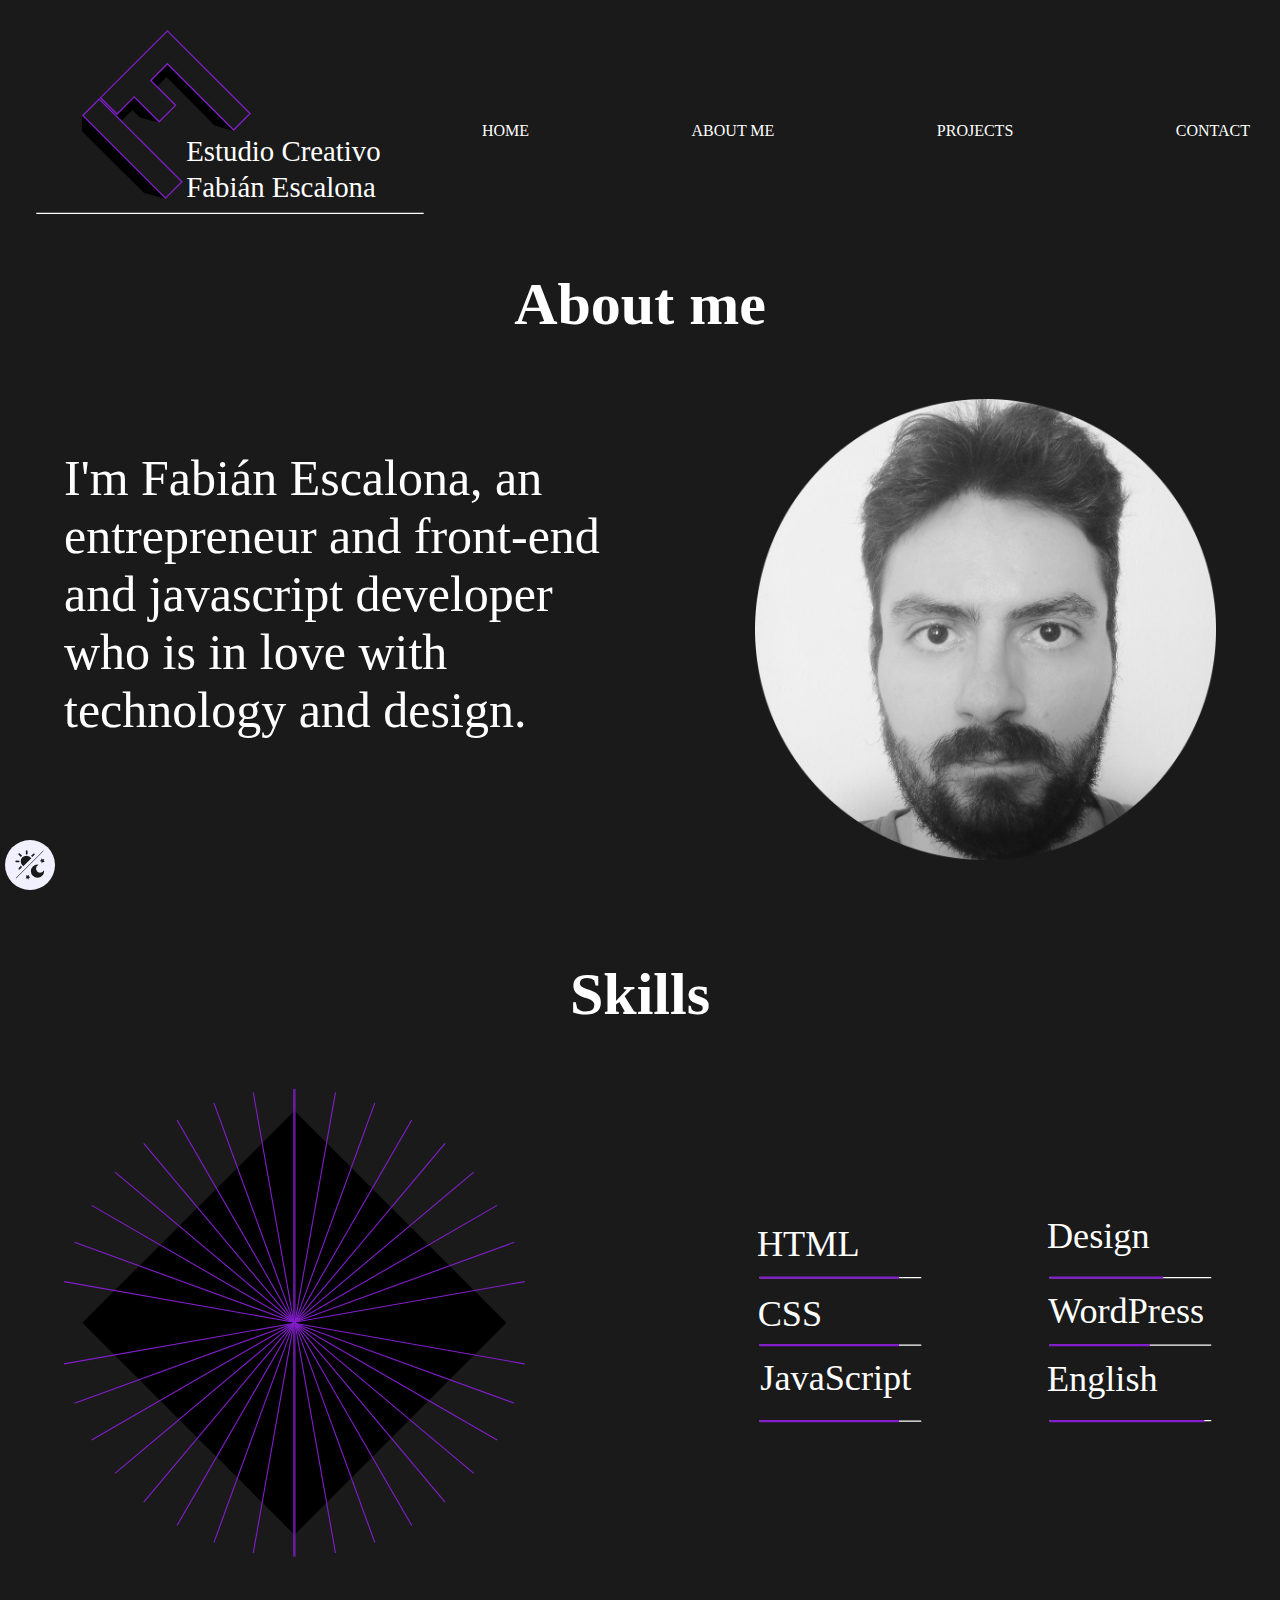
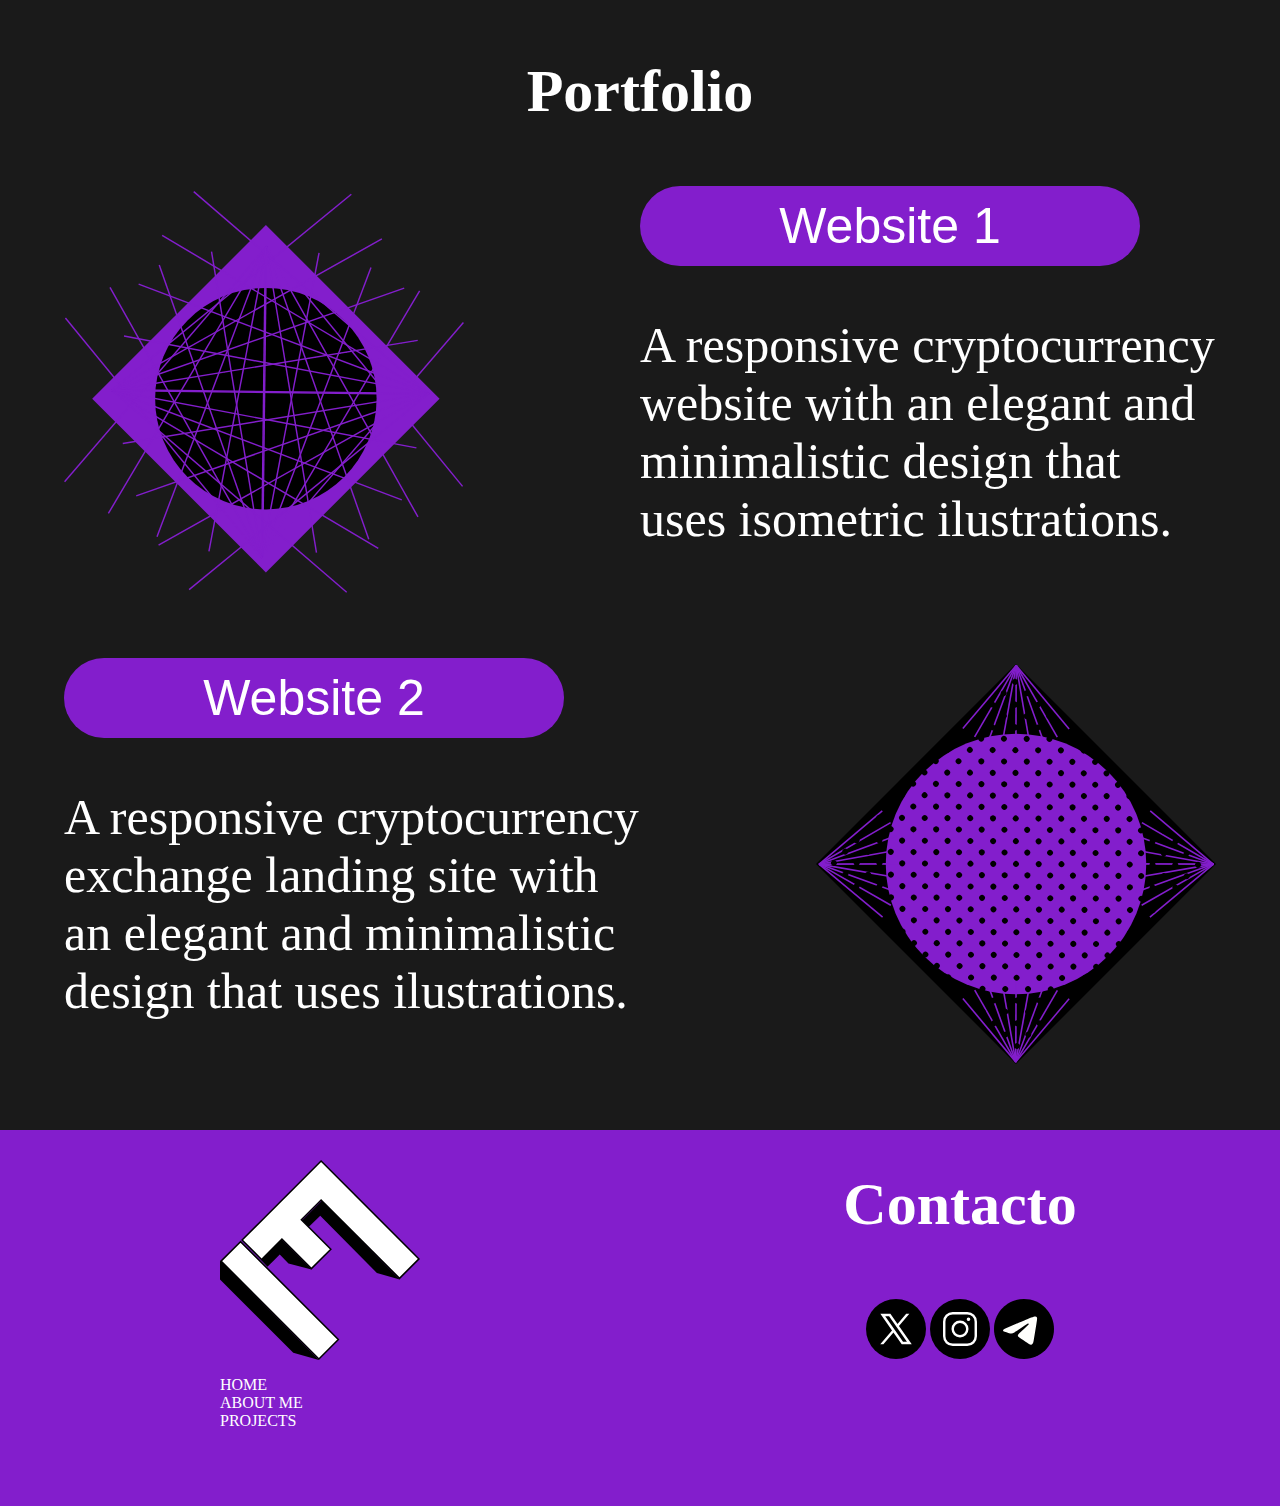
<file: index.html>
<!DOCTYPE html>
<html lang="en">
<head>
    <link rel="icon" type="image/png" href="icons/logo-icon.png">
    <meta charset="UTF-8">
    <meta http-equiv="X-UA-Compatible" content="IE=edge">
    <meta name="viewport" content="width=device-width, initial-scale=1.0">
    <title>Estudio Creativo Fabián Escalona</title>
    <link rel="stylesheet" href="css/style.css">
    <script defer src="js/app.js"></script>
</head>
<body>

<svg class="dark-mode-icon" width="50" version="1.1" viewBox="0 0 71.234 71.234" xml:space="preserve" xmlns="http://www.w3.org/2000/svg">
    <g transform="matrix(1 0 0 .9983 -18.889 -61.88)">
        <g transform="translate(32.745 -51.215)">
            <g transform="translate(-88.167 -10.96)">
                <ellipse class="color_black" cx="109.93" cy="159.84" rx="35.617" ry="35.678" fill="#f0f0ffff" stroke-width="0"/>
                <g class="light_mode_icon" transform="translate(35.972 -32.679)" fill="#1a1a1a">
                    <g class="light_mode_icon" transform="translate(-51.589 13.021)" fill="#1a1a1a">
                        <path d="m119.14 198.62 2.4689-0.16105 1.5323 1.9425 0.60976-2.3978 2.321-0.85706-2.092-1.3209-0.0979-2.4722-1.9027 1.5815-2.3814-0.67085 0.9161 2.2983zm27.278-23.41-2.4689-0.16106-1.5323 1.9425-0.60976-2.3978-2.321-0.85706 2.092-1.3209 0.0979-2.4722 1.9027 1.5815 2.3815-0.67085-0.9161 2.2983zm-10.192 3.738a9.4069 9.4069 0 0 0-9.4072 9.4072 9.4069 9.4069 0 0 0 9.4072 9.4067 9.4069 9.4069 0 0 0 9.4067-9.4067 9.4069 9.4069 0 0 0-0.0822-1.2376 6 6 0 0 1-5.4074 3.3998 6 6 0 0 1-5.9996-6.0002 6 6 0 0 1 3.5181-5.4586 9.4069 9.4069 0 0 0-1.4356-0.11059z" stroke-width="0"/>
                        <path d="m114.23 182.35-1.783-1.6675-3.09 3.304c-0.46199 0.4939-0.4362 1.2633 0.0578 1.7252 0.49396 0.46192 1.2633 0.4362 1.7252-0.0577zm-3.834-6.6098 0.0517-2.4407-4.5227-0.0959c-0.67614-0.0144-1.2319 0.51832-1.2462 1.1945-0.0143 0.67613 0.51832 1.2319 1.1945 1.2462zm2.185-7.7107 1.7124-1.7398-3.224-3.1733c-0.48199-0.4744-1.2517-0.46829-1.7261 0.0137-0.47441 0.48199-0.4683 1.2517 0.0137 1.7261zm7.1527-3.6585 2.4403-0.0664-0.1231-4.5221c-0.0184-0.67604-0.57732-1.2053-1.2533-1.187-0.67604 0.0184-1.2053 0.57732-1.1869 1.2534zm7.3334 2.0692 1.7067 1.7455 3.2345-3.1627c0.48355-0.47281 0.49219-1.2425 0.0194-1.7261-0.47281-0.48355-1.2425-0.49219-1.7261-0.0194zm0.37267 3.4094a8.258 8.258 0 0 0-6.8724-3.683 8.258 8.258 0 0 0-8.2579 8.2579 8.258 8.258 0 0 0 3.6944 6.8611z" stroke-width="0"/>
                        <path class="light_mode_icon" d="m105.85 198.05 38.346-38.346" stroke="#1a1a1a" stroke-linecap="round"/>
                    </g>
                </g>
            </g>
        </g>
    </g>
</svg>

    <nav>
        <svg width="400" version="1.1" viewBox="0 0 176.68 83.913" xmlns="http://www.w3.org/2000/svg">
            <g transform="matrix(1.7081 0 0 1.7081 13.079 69.913)">
             <g transform="matrix(1.25 0 0 1.25 -14.367 -58.206)">
              <g transform="matrix(.27016 0 0 .27016 205.18 63.227)">
               <g transform="translate(-.29687)">
                <g transform="translate(-705.25 -185.8)">
                 <g stroke-width="0">
                  <path d="m1.9725 70.478v12.209l48.982 48.945 17.124 4.9051-65.753-66.344-0.30437 0.30386v-0.06511z"/>
                  <path d="m42.965 55.803-13.715 13.705 4.4307 4.7434 4.7698-4.7042-4.5434-1.2166 4.5434 1.2166 3.4598-3.4128 5.8456 5.9043 15.382 4.1181z"/>
                  <path d="m70.002 30.171-13.202 13.192 4.2649 4.5663 7.9215-7.8133 37.879 38.256 15.233 4.3634z"/>
                 </g>
                 <path class="color_ice_white_and_black" d="m69.574 3.633-52.807 52.768 12.999 12.989 13.607-13.597 19.701 19.686 12.999-12.989-19.701-19.686 13.202-13.192 52.401 52.362 12.999-12.989-52.401-52.362zm-53.898 53.858-12.999 12.989 65.4 65.351 12.999-12.989z" fill="#1a1a1a" stroke="#831ecc" stroke-width=".99963"/>
                </g>
               </g>
              </g>
              <text class="color_black" x="37.397903" y="41.70507" fill="#ffffff" font-family="'Eras Light ITC'" font-size="6.1541px" stroke="#00ffff" stroke-width="0" xml:space="preserve"><tspan x="37.397903" y="41.70507">Estudio Creativo</tspan><tspan x="37.397903" y="49.397644">Fabián Escalona</tspan></text>
              <path class="color_black" d="m5.3681 52.985h82.746" fill="#fff" stroke="#fff" stroke-width=".27016"/>
             </g>
            </g>
        </svg>

        <div class="hamburger">
            <div class="line"></div>
            <div class="line"></div>
            <div class="line"></div>
            <div class="line"></div>
        </div>

        <ul class="nav-links">
            <li><a href="index.html">HOME</a></li>  
            <li><a href="#about-me">ABOUT ME</a></li> 
            <li><a href="#portfolio">PROJECTS</a></li> 
            <li><a href="#contacto">CONTACT</a></li> 
        </ul>

    </nav>

    <section id="about-me" class="about-me">
        <h1>About me</h1>
        <article>
            <p>I'm Fabián Escalona, an entrepreneur and front-end and 
                javascript developer who is in love with technology and design.
            </p>
            <img src="images/IMG_20230826_111015.png" alt="" width="400">
        </article>
    </section>

    <section class="skills">
        <h1>Skills</h1>
        <article>
            <svg width="400" version="1.1" viewBox="0 0 180.85 183.49" xmlns="http://www.w3.org/2000/svg">
                <g transform="matrix(2.3781 0 0 2.3781 -21.186 -600.57)">
                 <rect class="color_gray" transform="rotate(45)" x="214.3" y="147.92" width="49.487" height="49.487" stroke-width="0"/>
                 <g transform="matrix(.92563 0 0 .92563 -6.225 176.75)">
                  <g class="color_black" transform="translate(8.8346 19.323)" fill="#831ecc" stroke="#831ecc">
                   <g transform="matrix(.59592 0 0 .59592 -143.21 -52.423)">
                    <path d="m321.77 262.74-60.57-34.97" stroke-width=".32654"/>
                    <path d="m321.75 262.76-53.577-44.956" stroke-width=".32654"/>
                    <path d="m321.8 262.73-65.721-23.921" stroke-width=".32654"/>
                    <path d="m321.83 262.72-68.877-12.145" stroke-width=".32654"/>
                    <path d="m321.73 262.78-44.956-53.577" stroke-width=".32654"/>
                    <path d="m321.71 262.8s-34.969-60.569-34.969-60.569" stroke-width=".32653"/>
                    <path d="m321.7 262.83s-23.921-65.721-23.921-65.721" stroke-width=".32654"/>
                    <path d="m321.7 262.86-12.144-68.877" stroke-width=".32653"/>
                    <path d="m321.69 262.88v-69.939" stroke-width=".32654"/>
                   </g>
                   <g transform="matrix(-.59592 0 0 .59592 240.39 -52.423)">
                    <path d="m321.77 262.74-60.57-34.97" stroke-width=".32654"/>
                    <path d="m321.75 262.76-53.577-44.956" stroke-width=".32654"/>
                    <path d="m321.8 262.73-65.721-23.921" stroke-width=".32654"/>
                    <path d="m321.83 262.72-68.877-12.145" stroke-width=".32654"/>
                    <path d="m321.73 262.78-44.956-53.577" stroke-width=".32654"/>
                    <path d="m321.71 262.8s-34.969-60.569-34.969-60.569" stroke-width=".32653"/>
                    <path d="m321.7 262.83s-23.921-65.721-23.921-65.721" stroke-width=".32654"/>
                    <path d="m321.7 262.86-12.144-68.877" stroke-width=".32653"/>
                    <path d="m321.69 262.88v-69.939" stroke-width=".32654"/>
                   </g>
                   <g transform="matrix(.59592 0 0 -.59592 -143.21 260.89)">
                    <path d="m321.77 262.74-60.57-34.97" stroke-width=".32654"/>
                    <path d="m321.75 262.76-53.577-44.956" stroke-width=".32654"/>
                    <path d="m321.8 262.73-65.721-23.921" stroke-width=".32654"/>
                    <path d="m321.83 262.72-68.877-12.145" stroke-width=".32654"/>
                    <path d="m321.73 262.78-44.956-53.577" stroke-width=".32654"/>
                    <path d="m321.71 262.8s-34.969-60.569-34.969-60.569" stroke-width=".32653"/>
                    <path d="m321.7 262.83s-23.921-65.721-23.921-65.721" stroke-width=".32654"/>
                    <path d="m321.7 262.86-12.144-68.877" stroke-width=".32653"/>
                    <path d="m321.69 262.88v-69.939" stroke-width=".32654"/>
                   </g>
                   <g transform="matrix(-.59592 0 0 -.59592 240.39 260.89)">
                    <path d="m321.77 262.74-60.57-34.97" stroke-width=".32654"/>
                    <path d="m321.75 262.76-53.577-44.956" stroke-width=".32654"/>
                    <path d="m321.8 262.73-65.721-23.921" stroke-width=".32654"/>
                    <path d="m321.83 262.72-68.877-12.145" stroke-width=".32654"/>
                    <path d="m321.73 262.78-44.956-53.577" stroke-width=".32654"/>
                    <path d="m321.71 262.8s-34.969-60.569-34.969-60.569" stroke-width=".32653"/>
                    <path d="m321.7 262.83s-23.921-65.721-23.921-65.721" stroke-width=".32654"/>
                    <path d="m321.7 262.86-12.144-68.877" stroke-width=".32653"/>
                    <path d="m321.69 262.88v-69.939" stroke-width=".32654"/>
                   </g>
                  </g>
                 </g>
                </g>
            </svg>

            <svg width="400" version="1.1" viewBox="0 0 173.49 78.293" xmlns="http://www.w3.org/2000/svg">
                <g transform="matrix(1.6353 0 0 1.6353 -158.43 -436.17)">
                 <g transform="translate(1.0518 1.0518)">
                  <g transform="matrix(.88727 0 0 .88727 -122.64 127.41)">
                   <path class="color_gray" d="m247.42 171.09h41.955" fill="#fff" stroke="#fff" stroke-width=".34146"/>
                   <path class="color_black" d="m247.42 171.09h36.164" fill="#ffbd39" stroke="#831ecc" stroke-width=".554"/>
                  </g>
                  <g transform="matrix(.88727 0 0 .88727 -122.64 127.87)">
                   <path class="color_gray" d="m247.42 188.1h41.955" fill="none" stroke="#fff" stroke-width=".34146"/>
                   <path class="color_black" d="m247.42 188.1h36.164" fill="#ffbd39" stroke="#831ecc" stroke-width=".554"/>
                  </g>
                  <g transform="matrix(.88727 0 0 .88727 -122.64 126.57)">
                   <path class="color_gray" d="m247.42 209.27h41.955" fill="none" stroke="#fff" stroke-width=".34146"/>
                   <path class="color_black" d="m247.42 209.27h36.164" fill="#ffbd39" stroke="#831ecc" stroke-width=".55377"/>
                  </g>
                  <g transform="matrix(.88727 0 0 .88727 -55.878 127.41)">
                   <path class="color_gray" d="m247.42 171.09h41.955" fill="none" stroke="#fff" stroke-width=".34146"/>
                   <path class="color_black" d="m247.42 171.09h29.482" fill="#ffbd39" stroke="#831ecc" stroke-width=".554"/>
                  </g>
                  <g transform="matrix(.88727 0 0 .88727 -123.82 126.03)">
                   <g transform="translate(76.569 19.088)">
                    <path class="color_gray" d="m247.42 171.09h41.955" fill="none" stroke="#fff" stroke-width=".34146"/>
                    <path class="color_black" d="m247.42 171.09h26.008" fill="#ffbd39" stroke="#831ecc" stroke-width=".554"/>
                   </g>
                  </g>
                  <g>
                   <path class="color_gray" d="m163.65 312.12h37.226" fill="none" stroke="#fff" stroke-width=".30297"/>
                   <path class="color_black" d="m163.65 312.24h35.644" fill="#ffbd39" stroke="#831ecc" stroke-width=".51786"/>
                  </g>
                  <g class="color_black"  fill="#ffffff" font-family="'Eras Light ITC'" font-size="8.343px" stroke="#831ecc" stroke-width="0">
                   <text x="96.277336" y="274.25903" xml:space="preserve"><tspan class="color_black" x="96.277336" y="274.25903" fill="#ffffff" stroke-width="0">HTML</tspan></text>
                   <text x="96.452507" y="290.37781" xml:space="preserve"><tspan class="color_black" x="96.452507" y="290.37781" fill="#ffffff" stroke-width="0">CSS</tspan></text>
                   <text x="97.06356" y="305.15927" xml:space="preserve"><tspan class="color_black" x="97.06356" y="305.15927" fill="#ffffff" stroke-width="0">JavaScript</tspan></text>
                   <text x="163.04234" y="305.28323" xml:space="preserve"><tspan class="color_black" x="163.04234" y="305.28323" fill="#ffffff" stroke-width="0">English</tspan></text>
                   <text x="163.32751" y="289.72836" xml:space="preserve"><tspan class="color_black" x="163.32751" y="289.72836" fill="#ffffff" stroke-width="0">WordPress</tspan></text>
                   <text x="163.04234" y="272.28326" xml:space="preserve"><tspan class="color_black" x="163.04234" y="272.28326" fill="#ffffff" stroke-width="0">Design</tspan></text>
                  </g>
                 </g>
                </g>
               </svg>

        </article>
    </section>

    <section id="portfolio" class="portfolio">
        <h1>Portfolio</h1>
        <article>

            <svg width="400" version="1.1" viewBox="0 0 176.15 176.92" xmlns="http://www.w3.org/2000/svg">
                <g transform="matrix(1.6789 0 0 1.6789 -11.805 -470.88)">
                 <rect class="color_gray" transform="rotate(45)" x="247.02" y="162.19" width="64.43" height="64.43" fill="#831ecc" stroke-width="0"/>
                 <circle class="color_black" cx="59.98" cy="334.91" r="29.045" stroke-width="0"/>
                 <g transform="matrix(-.90049 .73732 .73732 .90049 248.06 -298.39)">
                  <g class="color_gray" transform="rotate(180 384.84 277.48)" fill="#831ecc" stroke="#831ecc">
                   <path d="m321.77 262.74-60.57-34.97" stroke-width=".32654"/>
                   <path d="m321.75 262.76-53.577-44.956" stroke-width=".32654"/>
                   <path d="m321.8 262.73-65.721-23.921" stroke-width=".32654"/>
                   <path d="m321.83 262.72-68.877-12.145" stroke-width=".32654"/>
                   <path d="m321.73 262.78-44.956-53.577" stroke-width=".32654"/>
                   <path d="m321.71 262.8s-34.969-60.569-34.969-60.569" stroke-width=".32653"/>
                   <path d="m321.7 262.83s-23.921-65.721-23.921-65.721" stroke-width=".32654"/>
                   <path d="m321.7 262.86-12.144-68.877" stroke-width=".32653"/>
                   <path d="m321.69 262.88v-69.939" stroke-width=".32654"/>
                  </g>
                 </g>
                 <g transform="matrix(-.73732 -.90049 -.90049 .73732 696.15 521.49)">
                  <g class="color_gray" transform="rotate(180 384.84 277.48)" fill="#831ecc" stroke="#831ecc">
                   <path d="m321.77 262.74-60.57-34.97" stroke-width=".32654"/>
                   <path d="m321.75 262.76-53.577-44.956" stroke-width=".32654"/>
                   <path d="m321.8 262.73-65.721-23.921" stroke-width=".32654"/>
                   <path d="m321.83 262.72-68.877-12.145" stroke-width=".32654"/>
                   <path d="m321.73 262.78-44.956-53.577" stroke-width=".32654"/>
                   <path d="m321.71 262.8s-34.969-60.569-34.969-60.569" stroke-width=".32653"/>
                   <path d="m321.7 262.83s-23.921-65.721-23.921-65.721" stroke-width=".32654"/>
                   <path d="m321.7 262.86-12.144-68.877" stroke-width=".32653"/>
                   <path d="m321.69 262.88v-69.939" stroke-width=".32654"/>
                  </g>
                 </g>
                 <g transform="matrix(.90049 -.73732 -.73732 -.90049 -129.08 970.04)">
                  <g class="color_gray" transform="rotate(180 384.84 277.48)" fill="#831ecc" stroke="#831ecc">
                   <path d="m321.77 262.74-60.57-34.97" stroke-width=".32654"/>
                   <path d="m321.75 262.76-53.577-44.956" stroke-width=".32654"/>
                   <path d="m321.8 262.73-65.721-23.921" stroke-width=".32654"/>
                   <path d="m321.83 262.72-68.877-12.145" stroke-width=".32654"/>
                   <path d="m321.73 262.78-44.956-53.577" stroke-width=".32654"/>
                   <path d="m321.71 262.8s-34.969-60.569-34.969-60.569" stroke-width=".32653"/>
                   <path d="m321.7 262.83s-23.921-65.721-23.921-65.721" stroke-width=".32654"/>
                   <path d="m321.7 262.86-12.144-68.877" stroke-width=".32653"/>
                   <path d="m321.69 262.88v-69.939" stroke-width=".32654"/>
                  </g>
                 </g>
                 <g transform="matrix(.73732 .90049 .90049 -.73732 -573.91 144.81)">
                  <g class="color_gray" transform="rotate(180 384.84 277.48)" fill="#831ecc" stroke="#831ecc">
                   <path d="m321.77 262.74-60.57-34.97" stroke-width=".32654"/>
                   <path d="m321.75 262.76-53.577-44.956" stroke-width=".32654"/>
                   <path d="m321.8 262.73-65.721-23.921" stroke-width=".32654"/>
                   <path d="m321.83 262.72-68.877-12.145" stroke-width=".3265"/>
                   <path d="m321.73 262.78-44.956-53.577" stroke-width=".32654"/>
                   <path d="m321.71 262.8s-34.969-60.569-34.969-60.569" stroke-width=".32653"/>
                   <path d="m321.7 262.83s-23.921-65.721-23.921-65.721" stroke-width=".32654"/>
                   <path d="m321.7 262.86-12.144-68.877" stroke-width=".32653"/>
                   <path d="m321.69 262.88v-69.939" stroke-width=".32654"/>
                  </g>
                 </g>
                </g>
            </svg>

            <div class="boton-articulo">
                <button type="button" onclick = "window.open('NanoVenezuela/index.html')">Website 1</button>
                <p>A responsive cryptocurrency website with
                    an elegant and minimalistic design that
                    uses isometric ilustrations.
                </p>
            </div>
        </article>
    </section>

    <section class="designs">
        <article>
            <div class="boton-articulo">
                <button type="button" onclick = "window.open('Marte/index.html')">Website 2</button>
                <p>A responsive cryptocurrency exchange landing site
                    with an elegant and minimalistic design that
                    uses ilustrations.
                </p>
            </div>

            <svg width="400" version="1.1" viewBox="0 0 173.57 173.57" xmlns="http://www.w3.org/2000/svg">
                <g transform="matrix(1.816 0 0 1.816 -191.35 -960.13)">
                 <rect transform="rotate(45)" x="482.14" y="265.55" width="67.582" height="67.582" stroke-width="0"/>
                 <circle class="color_gray" cx="153.16" cy="576.48" r="31.122" fill="#831ecc" stroke-width="0"/>
                 <g transform="matrix(.21753 -.18117 -.18117 -.21753 49.851 685.42)">
                  <g transform="rotate(180 384.84 277.48)">
                   <g transform="translate(293.02 356.76)">
                    <g transform="translate(61.958 -51.603)">
                     <g transform="translate(-4.8811 -15.139)">
                      <g class="color_gray" transform="translate(-321.66 68.386)" fill="#831ecc" stroke="#831ecc" stroke-width="1.3423">
                       <path d="m321.77 262.74-60.57-34.97"/>
                       <path d="m321.75 262.76-53.577-44.956"/>
                       <path d="m321.8 262.73-65.721-23.921"/>
                       <path d="m321.83 262.72-68.877-12.145"/>
                       <path d="m321.73 262.78-44.956-53.577"/>
                       <path d="m321.71 262.8s-34.969-60.569-34.969-60.569"/>
                       <path d="m321.7 262.83s-23.921-65.721-23.921-65.721"/>
                       <path d="m321.7 262.86-12.144-68.877"/>
                       <path d="m321.69 262.88v-69.939"/>
                      </g>
                     </g>
                    </g>
                   </g>
                  </g>
                 </g>
                 <g transform="matrix(-.21753 .18117 .18117 .21753 256.46 467.42)">
                  <g transform="rotate(180 384.84 277.48)">
                   <g transform="translate(293.02 356.76)">
                    <g transform="translate(61.958 -51.603)">
                     <g transform="translate(-4.8811 -15.139)">
                      <g class="color_gray" transform="translate(-321.66 68.386)" fill="#831ecc" stroke="#831ecc" stroke-width="1.3423">
                       <path d="m321.77 262.74-60.57-34.97"/>
                       <path d="m321.75 262.76-53.577-44.956"/>
                       <path d="m321.8 262.73-65.721-23.921"/>
                       <path d="m321.83 262.72-68.877-12.145"/>
                       <path d="m321.73 262.78-44.956-53.577"/>
                       <path d="m321.71 262.8s-34.969-60.569-34.969-60.569"/>
                       <path d="m321.7 262.83s-23.921-65.721-23.921-65.721"/>
                       <path d="m321.7 262.86-12.144-68.877"/>
                       <path d="m321.69 262.88v-69.939"/>
                      </g>
                     </g>
                    </g>
                   </g>
                  </g>
                 </g>
                 <g transform="matrix(-.18117 -.21753 -.21753 .18117 261.95 679.79)">
                  <g transform="rotate(180 384.84 277.48)">
                   <g transform="translate(293.02 356.76)">
                    <g transform="translate(61.958 -51.603)">
                     <g transform="translate(-4.8811 -15.139)">
                      <g class="color_gray" transform="translate(-321.66 68.386)" fill="#831ecc" stroke="#831ecc" stroke-width="1.3423">
                       <path d="m321.77 262.74-60.57-34.97"/>
                       <path d="m321.75 262.76-53.577-44.956"/>
                       <path d="m321.8 262.73-65.721-23.921"/>
                       <path d="m321.83 262.72-68.877-12.145"/>
                       <path d="m321.73 262.78-44.956-53.577"/>
                       <path d="m321.71 262.8s-34.969-60.569-34.969-60.569"/>
                       <path d="m321.7 262.83s-23.921-65.721-23.921-65.721"/>
                       <path d="m321.7 262.86-12.144-68.877"/>
                       <path d="m321.69 262.88v-69.939"/>
                      </g>
                     </g>
                    </g>
                   </g>
                  </g>
                 </g>
                 <g transform="matrix(.18117 -.21753 .21753 .18117 44.49 679.79)">
                  <g transform="rotate(180 384.84 277.48)">
                   <g transform="translate(293.02 356.76)">
                    <g transform="translate(61.958 -51.603)">
                     <g transform="translate(-4.8811 -15.139)">
                      <g class="color_gray" transform="translate(-321.66 68.386)" fill="#831ecc" stroke="#831ecc" stroke-width="1.3423">
                       <path d="m321.77 262.74-60.57-34.97"/>
                       <path d="m321.75 262.76-53.577-44.956"/>
                       <path d="m321.8 262.73-65.721-23.921"/>
                       <path d="m321.83 262.72-68.877-12.145"/>
                       <path d="m321.73 262.78-44.956-53.577"/>
                       <path d="m321.71 262.8s-34.969-60.569-34.969-60.569"/>
                       <path d="m321.7 262.83s-23.921-65.721-23.921-65.721"/>
                       <path d="m321.7 262.86-12.144-68.877"/>
                       <path d="m321.69 262.88v-69.939"/>
                      </g>
                     </g>
                    </g>
                   </g>
                  </g>
                 </g>
                 <g transform="matrix(.26916 .26916 -.26916 .26916 260.62 351.71)" stroke-width="0">
                  <circle cx="136.69" cy="536.81" r="1.8279"/>
                  <circle cx="146.84" cy="536.81" r="1.8279"/>
                  <circle cx="157" cy="536.81" r="1.8279"/>
                  <circle cx="167.15" cy="536.81" r="1.8279"/>
                  <circle cx="177.3" cy="536.81" r="1.8279"/>
                  <circle cx="187.46" cy="536.81" r="1.8279"/>
                  <circle cx="197.61" cy="536.81" r="1.8279"/>
                  <circle cx="207.76" cy="536.81" r="1.8279"/>
                  <circle cx="217.92" cy="536.81" r="1.8279"/>
                  <circle cx="228.07" cy="536.81" r="1.8279"/>
                  <circle cx="238.22" cy="536.81" r="1.8279"/>
                  <circle cx="248.38" cy="536.81" r="1.8279"/>
                  <circle cx="258.53" cy="536.81" r="1.8279"/>
                  <circle cx="268.68" cy="536.81" r="1.8279"/>
                  <circle cx="278.84" cy="536.81" r="1.8279"/>
                  <circle cx="288.99" cy="536.81" r="1.8279"/>
                  <circle cx="299.14" cy="536.81" r="1.8279"/>
                  <circle transform="rotate(90)" cx="546.85" cy="-136.69" r="1.8279"/>
                  <circle transform="rotate(90)" cx="556.9" cy="-136.69" r="1.8279"/>
                  <circle transform="rotate(90)" cx="566.95" cy="-136.69" r="1.8279"/>
                  <circle transform="rotate(90)" cx="576.99" cy="-136.69" r="1.8279"/>
                  <circle transform="rotate(90)" cx="587.04" cy="-136.69" r="1.8279"/>
                  <circle transform="rotate(90)" cx="597.09" cy="-136.69" r="1.8279"/>
                  <circle transform="rotate(90)" cx="607.13" cy="-136.69" r="1.8279"/>
                  <circle transform="rotate(90)" cx="617.18" cy="-136.69" r="1.8279"/>
                  <circle transform="rotate(90)" cx="627.23" cy="-136.69" r="1.8279"/>
                  <circle transform="rotate(90)" cx="637.27" cy="-136.69" r="1.8279"/>
                  <circle transform="rotate(90)" cx="647.32" cy="-136.69" r="1.8279"/>
                  <circle transform="rotate(90)" cx="657.37" cy="-136.69" r="1.8279"/>
                  <circle transform="rotate(90)" cx="667.41" cy="-136.69" r="1.8279"/>
                  <circle transform="rotate(90)" cx="677.46" cy="-136.69" r="1.8279"/>
                  <circle transform="rotate(90)" cx="687.51" cy="-136.69" r="1.8279"/>
                  <circle transform="rotate(90)" cx="697.55" cy="-136.69" r="1.8279"/>
                  <circle transform="rotate(90)" cx="546.85" cy="-146.84" r="1.8279"/>
                  <circle transform="rotate(90)" cx="556.9" cy="-146.84" r="1.8279"/>
                  <circle transform="rotate(90)" cx="566.95" cy="-146.84" r="1.8279"/>
                  <circle transform="rotate(90)" cx="576.99" cy="-146.84" r="1.8279"/>
                  <circle transform="rotate(90)" cx="587.04" cy="-146.84" r="1.8279"/>
                  <circle transform="rotate(90)" cx="597.09" cy="-146.84" r="1.8279"/>
                  <circle transform="rotate(90)" cx="607.13" cy="-146.84" r="1.8279"/>
                  <circle transform="rotate(90)" cx="617.18" cy="-146.84" r="1.8279"/>
                  <circle transform="rotate(90)" cx="627.23" cy="-146.84" r="1.8279"/>
                  <circle transform="rotate(90)" cx="637.27" cy="-146.84" r="1.8279"/>
                  <circle transform="rotate(90)" cx="647.32" cy="-146.84" r="1.8279"/>
                  <circle transform="rotate(90)" cx="657.37" cy="-146.84" r="1.8279"/>
                  <circle transform="rotate(90)" cx="667.41" cy="-146.84" r="1.8279"/>
                  <circle transform="rotate(90)" cx="677.46" cy="-146.84" r="1.8279"/>
                  <circle transform="rotate(90)" cx="687.51" cy="-146.84" r="1.8279"/>
                  <circle transform="rotate(90)" cx="697.55" cy="-146.84" r="1.8279"/>
                  <circle transform="rotate(90)" cx="546.85" cy="-157" r="1.8279"/>
                  <circle transform="rotate(90)" cx="556.9" cy="-157" r="1.8279"/>
                  <circle transform="rotate(90)" cx="566.95" cy="-157" r="1.8279"/>
                  <circle transform="rotate(90)" cx="576.99" cy="-157" r="1.8279"/>
                  <circle transform="rotate(90)" cx="587.04" cy="-157" r="1.8279"/>
                  <circle transform="rotate(90)" cx="597.09" cy="-157" r="1.8279"/>
                  <circle transform="rotate(90)" cx="607.13" cy="-157" r="1.8279"/>
                  <circle transform="rotate(90)" cx="617.18" cy="-157" r="1.8279"/>
                  <circle transform="rotate(90)" cx="627.23" cy="-157" r="1.8279"/>
                  <circle transform="rotate(90)" cx="637.27" cy="-157" r="1.8279"/>
                  <circle transform="rotate(90)" cx="647.32" cy="-157" r="1.8279"/>
                  <circle transform="rotate(90)" cx="657.37" cy="-157" r="1.8279"/>
                  <circle transform="rotate(90)" cx="667.41" cy="-157" r="1.8279"/>
                  <circle transform="rotate(90)" cx="677.46" cy="-157" r="1.8279"/>
                  <circle transform="rotate(90)" cx="687.51" cy="-157" r="1.8279"/>
                  <circle transform="rotate(90)" cx="697.55" cy="-157" r="1.8279"/>
                  <circle transform="rotate(90)" cx="546.85" cy="-167.15" r="1.8279"/>
                  <circle transform="rotate(90)" cx="556.9" cy="-167.15" r="1.8279"/>
                  <circle transform="rotate(90)" cx="566.95" cy="-167.15" r="1.8279"/>
                  <circle transform="rotate(90)" cx="576.99" cy="-167.15" r="1.8279"/>
                  <circle transform="rotate(90)" cx="587.04" cy="-167.15" r="1.8279"/>
                  <circle transform="rotate(90)" cx="597.09" cy="-167.15" r="1.8279"/>
                  <circle transform="rotate(90)" cx="607.13" cy="-167.15" r="1.8279"/>
                  <circle transform="rotate(90)" cx="617.18" cy="-167.15" r="1.8279"/>
                  <circle transform="rotate(90)" cx="627.23" cy="-167.15" r="1.8279"/>
                  <circle transform="rotate(90)" cx="637.27" cy="-167.15" r="1.8279"/>
                  <circle transform="rotate(90)" cx="647.32" cy="-167.15" r="1.8279"/>
                  <circle transform="rotate(90)" cx="657.37" cy="-167.15" r="1.8279"/>
                  <circle transform="rotate(90)" cx="667.41" cy="-167.15" r="1.8279"/>
                  <circle transform="rotate(90)" cx="677.46" cy="-167.15" r="1.8279"/>
                  <circle transform="rotate(90)" cx="687.51" cy="-167.15" r="1.8279"/>
                  <circle transform="rotate(90)" cx="697.55" cy="-167.15" r="1.8279"/>
                  <circle transform="rotate(90)" cx="546.85" cy="-177.3" r="1.8279"/>
                  <circle transform="rotate(90)" cx="556.9" cy="-177.3" r="1.8279"/>
                  <circle transform="rotate(90)" cx="566.95" cy="-177.3" r="1.8279"/>
                  <circle transform="rotate(90)" cx="576.99" cy="-177.3" r="1.8279"/>
                  <circle transform="rotate(90)" cx="587.04" cy="-177.3" r="1.8279"/>
                  <circle transform="rotate(90)" cx="597.09" cy="-177.3" r="1.8279"/>
                  <circle transform="rotate(90)" cx="607.13" cy="-177.3" r="1.8279"/>
                  <circle transform="rotate(90)" cx="617.18" cy="-177.3" r="1.8279"/>
                  <circle transform="rotate(90)" cx="627.23" cy="-177.3" r="1.8279"/>
                  <circle transform="rotate(90)" cx="637.27" cy="-177.3" r="1.8279"/>
                  <circle transform="rotate(90)" cx="647.32" cy="-177.3" r="1.8279"/>
                  <circle transform="rotate(90)" cx="657.37" cy="-177.3" r="1.8279"/>
                  <circle transform="rotate(90)" cx="667.41" cy="-177.3" r="1.8279"/>
                  <circle transform="rotate(90)" cx="677.46" cy="-177.3" r="1.8279"/>
                  <circle transform="rotate(90)" cx="687.51" cy="-177.3" r="1.8279"/>
                  <circle transform="rotate(90)" cx="697.55" cy="-177.3" r="1.8279"/>
                  <circle transform="rotate(90)" cx="546.85" cy="-187.46" r="1.8279"/>
                  <circle transform="rotate(90)" cx="556.9" cy="-187.46" r="1.8279"/>
                  <circle transform="rotate(90)" cx="566.95" cy="-187.46" r="1.8279"/>
                  <circle transform="rotate(90)" cx="576.99" cy="-187.46" r="1.8279"/>
                  <circle transform="rotate(90)" cx="587.04" cy="-187.46" r="1.8279"/>
                  <circle transform="rotate(90)" cx="597.09" cy="-187.46" r="1.8279"/>
                  <circle transform="rotate(90)" cx="607.13" cy="-187.46" r="1.8279"/>
                  <circle transform="rotate(90)" cx="617.18" cy="-187.46" r="1.8279"/>
                  <circle transform="rotate(90)" cx="627.23" cy="-187.46" r="1.8279"/>
                  <circle transform="rotate(90)" cx="637.27" cy="-187.46" r="1.8279"/>
                  <circle transform="rotate(90)" cx="647.32" cy="-187.46" r="1.8279"/>
                  <circle transform="rotate(90)" cx="657.37" cy="-187.46" r="1.8279"/>
                  <circle transform="rotate(90)" cx="667.41" cy="-187.46" r="1.8279"/>
                  <circle transform="rotate(90)" cx="677.46" cy="-187.46" r="1.8279"/>
                  <circle transform="rotate(90)" cx="687.51" cy="-187.46" r="1.8279"/>
                  <circle transform="rotate(90)" cx="697.55" cy="-187.46" r="1.8279"/>
                  <circle transform="rotate(90)" cx="546.85" cy="-197.61" r="1.8279"/>
                  <circle transform="rotate(90)" cx="556.9" cy="-197.61" r="1.8279"/>
                  <circle transform="rotate(90)" cx="566.95" cy="-197.61" r="1.8279"/>
                  <circle transform="rotate(90)" cx="576.99" cy="-197.61" r="1.8279"/>
                  <circle transform="rotate(90)" cx="587.04" cy="-197.61" r="1.8279"/>
                  <circle transform="rotate(90)" cx="597.09" cy="-197.61" r="1.8279"/>
                  <circle transform="rotate(90)" cx="607.13" cy="-197.61" r="1.8279"/>
                  <circle transform="rotate(90)" cx="617.18" cy="-197.61" r="1.8279"/>
                  <circle transform="rotate(90)" cx="627.23" cy="-197.61" r="1.8279"/>
                  <circle transform="rotate(90)" cx="637.27" cy="-197.61" r="1.8279"/>
                  <circle transform="rotate(90)" cx="647.32" cy="-197.61" r="1.8279"/>
                  <circle transform="rotate(90)" cx="657.37" cy="-197.61" r="1.8279"/>
                  <circle transform="rotate(90)" cx="667.41" cy="-197.61" r="1.8279"/>
                  <circle transform="rotate(90)" cx="677.46" cy="-197.61" r="1.8279"/>
                  <circle transform="rotate(90)" cx="687.51" cy="-197.61" r="1.8279"/>
                  <circle transform="rotate(90)" cx="697.55" cy="-197.61" r="1.8279"/>
                  <circle transform="rotate(90)" cx="546.85" cy="-207.76" r="1.8279"/>
                  <circle transform="rotate(90)" cx="556.9" cy="-207.76" r="1.8279"/>
                  <circle transform="rotate(90)" cx="566.95" cy="-207.76" r="1.8279"/>
                  <circle transform="rotate(90)" cx="576.99" cy="-207.76" r="1.8279"/>
                  <circle transform="rotate(90)" cx="587.04" cy="-207.76" r="1.8279"/>
                  <circle transform="rotate(90)" cx="597.09" cy="-207.76" r="1.8279"/>
                  <circle transform="rotate(90)" cx="607.13" cy="-207.76" r="1.8279"/>
                  <circle transform="rotate(90)" cx="617.18" cy="-207.76" r="1.8279"/>
                  <circle transform="rotate(90)" cx="627.23" cy="-207.76" r="1.8279"/>
                  <circle transform="rotate(90)" cx="637.27" cy="-207.76" r="1.8279"/>
                  <circle transform="rotate(90)" cx="647.32" cy="-207.76" r="1.8279"/>
                  <circle transform="rotate(90)" cx="657.37" cy="-207.76" r="1.8279"/>
                  <circle transform="rotate(90)" cx="667.41" cy="-207.76" r="1.8279"/>
                  <circle transform="rotate(90)" cx="677.46" cy="-207.76" r="1.8279"/>
                  <circle transform="rotate(90)" cx="687.51" cy="-207.76" r="1.8279"/>
                  <circle transform="rotate(90)" cx="697.55" cy="-207.76" r="1.8279"/>
                  <circle transform="rotate(90)" cx="546.85" cy="-217.92" r="1.8279"/>
                  <circle transform="rotate(90)" cx="556.9" cy="-217.92" r="1.8279"/>
                  <circle transform="rotate(90)" cx="566.95" cy="-217.92" r="1.8279"/>
                  <circle transform="rotate(90)" cx="576.99" cy="-217.92" r="1.8279"/>
                  <circle transform="rotate(90)" cx="587.04" cy="-217.92" r="1.8279"/>
                  <circle transform="rotate(90)" cx="597.09" cy="-217.92" r="1.8279"/>
                  <circle transform="rotate(90)" cx="607.13" cy="-217.92" r="1.8279"/>
                  <circle transform="rotate(90)" cx="617.18" cy="-217.92" r="1.8279"/>
                  <circle transform="rotate(90)" cx="627.23" cy="-217.92" r="1.8279"/>
                  <circle transform="rotate(90)" cx="637.27" cy="-217.92" r="1.8279"/>
                  <circle transform="rotate(90)" cx="647.32" cy="-217.92" r="1.8279"/>
                  <circle transform="rotate(90)" cx="657.37" cy="-217.92" r="1.8279"/>
                  <circle transform="rotate(90)" cx="667.41" cy="-217.92" r="1.8279"/>
                  <circle transform="rotate(90)" cx="677.46" cy="-217.92" r="1.8279"/>
                  <circle transform="rotate(90)" cx="687.51" cy="-217.92" r="1.8279"/>
                  <circle transform="rotate(90)" cx="697.55" cy="-217.92" r="1.8279"/>
                  <circle transform="rotate(90)" cx="546.85" cy="-228.07" r="1.8279"/>
                  <circle transform="rotate(90)" cx="556.9" cy="-228.07" r="1.8279"/>
                  <circle transform="rotate(90)" cx="566.95" cy="-228.07" r="1.8279"/>
                  <circle transform="rotate(90)" cx="576.99" cy="-228.07" r="1.8279"/>
                  <circle transform="rotate(90)" cx="587.04" cy="-228.07" r="1.8279"/>
                  <circle transform="rotate(90)" cx="597.09" cy="-228.07" r="1.8279"/>
                  <circle transform="rotate(90)" cx="607.13" cy="-228.07" r="1.8279"/>
                  <circle transform="rotate(90)" cx="617.18" cy="-228.07" r="1.8279"/>
                  <circle transform="rotate(90)" cx="627.23" cy="-228.07" r="1.8279"/>
                  <circle transform="rotate(90)" cx="637.27" cy="-228.07" r="1.8279"/>
                  <circle transform="rotate(90)" cx="647.32" cy="-228.07" r="1.8279"/>
                  <circle transform="rotate(90)" cx="657.37" cy="-228.07" r="1.8279"/>
                  <circle transform="rotate(90)" cx="667.41" cy="-228.07" r="1.8279"/>
                  <circle transform="rotate(90)" cx="677.46" cy="-228.07" r="1.8279"/>
                  <circle transform="rotate(90)" cx="687.51" cy="-228.07" r="1.8279"/>
                  <circle transform="rotate(90)" cx="697.55" cy="-228.07" r="1.8279"/>
                  <circle transform="rotate(90)" cx="546.85" cy="-238.22" r="1.8279"/>
                  <circle transform="rotate(90)" cx="556.9" cy="-238.22" r="1.8279"/>
                  <circle transform="rotate(90)" cx="566.95" cy="-238.22" r="1.8279"/>
                  <circle transform="rotate(90)" cx="576.99" cy="-238.22" r="1.8279"/>
                  <circle transform="rotate(90)" cx="587.04" cy="-238.22" r="1.8279"/>
                  <circle transform="rotate(90)" cx="597.09" cy="-238.22" r="1.8279"/>
                  <circle transform="rotate(90)" cx="607.13" cy="-238.22" r="1.8279"/>
                  <circle transform="rotate(90)" cx="617.18" cy="-238.22" r="1.8279"/>
                  <circle transform="rotate(90)" cx="627.23" cy="-238.22" r="1.8279"/>
                  <circle transform="rotate(90)" cx="637.27" cy="-238.22" r="1.8279"/>
                  <circle transform="rotate(90)" cx="647.32" cy="-238.22" r="1.8279"/>
                  <circle transform="rotate(90)" cx="657.37" cy="-238.22" r="1.8279"/>
                  <circle transform="rotate(90)" cx="667.41" cy="-238.22" r="1.8279"/>
                  <circle transform="rotate(90)" cx="677.46" cy="-238.22" r="1.8279"/>
                  <circle transform="rotate(90)" cx="687.51" cy="-238.22" r="1.8279"/>
                  <circle transform="rotate(90)" cx="697.55" cy="-238.22" r="1.8279"/>
                  <circle transform="rotate(90)" cx="546.85" cy="-248.38" r="1.8279"/>
                  <circle transform="rotate(90)" cx="556.9" cy="-248.38" r="1.8279"/>
                  <circle transform="rotate(90)" cx="566.95" cy="-248.38" r="1.8279"/>
                  <circle transform="rotate(90)" cx="576.99" cy="-248.38" r="1.8279"/>
                  <circle transform="rotate(90)" cx="587.04" cy="-248.38" r="1.8279"/>
                  <circle transform="rotate(90)" cx="597.09" cy="-248.38" r="1.8279"/>
                  <circle transform="rotate(90)" cx="607.13" cy="-248.38" r="1.8279"/>
                  <circle transform="rotate(90)" cx="617.18" cy="-248.38" r="1.8279"/>
                  <circle transform="rotate(90)" cx="627.23" cy="-248.38" r="1.8279"/>
                  <circle transform="rotate(90)" cx="637.27" cy="-248.38" r="1.8279"/>
                  <circle transform="rotate(90)" cx="647.32" cy="-248.38" r="1.8279"/>
                  <circle transform="rotate(90)" cx="657.37" cy="-248.38" r="1.8279"/>
                  <circle transform="rotate(90)" cx="667.41" cy="-248.38" r="1.8279"/>
                  <circle transform="rotate(90)" cx="677.46" cy="-248.38" r="1.8279"/>
                  <circle transform="rotate(90)" cx="687.51" cy="-248.38" r="1.8279"/>
                  <circle transform="rotate(90)" cx="697.55" cy="-248.38" r="1.8279"/>
                  <circle transform="rotate(90)" cx="546.85" cy="-258.53" r="1.8279"/>
                  <circle transform="rotate(90)" cx="556.9" cy="-258.53" r="1.8279"/>
                  <circle transform="rotate(90)" cx="566.95" cy="-258.53" r="1.8279"/>
                  <circle transform="rotate(90)" cx="576.99" cy="-258.53" r="1.8279"/>
                  <circle transform="rotate(90)" cx="587.04" cy="-258.53" r="1.8279"/>
                  <circle transform="rotate(90)" cx="597.09" cy="-258.53" r="1.8279"/>
                  <circle transform="rotate(90)" cx="607.13" cy="-258.53" r="1.8279"/>
                  <circle transform="rotate(90)" cx="617.18" cy="-258.53" r="1.8279"/>
                  <circle transform="rotate(90)" cx="627.23" cy="-258.53" r="1.8279"/>
                  <circle transform="rotate(90)" cx="637.27" cy="-258.53" r="1.8279"/>
                  <circle transform="rotate(90)" cx="647.32" cy="-258.53" r="1.8279"/>
                  <circle transform="rotate(90)" cx="657.37" cy="-258.53" r="1.8279"/>
                  <circle transform="rotate(90)" cx="667.41" cy="-258.53" r="1.8279"/>
                  <circle transform="rotate(90)" cx="677.46" cy="-258.53" r="1.8279"/>
                  <circle transform="rotate(90)" cx="687.51" cy="-258.53" r="1.8279"/>
                  <circle transform="rotate(90)" cx="697.55" cy="-258.53" r="1.8279"/>
                  <circle transform="rotate(90)" cx="546.85" cy="-268.68" r="1.8279"/>
                  <circle transform="rotate(90)" cx="556.9" cy="-268.68" r="1.8279"/>
                  <circle transform="rotate(90)" cx="566.95" cy="-268.68" r="1.8279"/>
                  <circle transform="rotate(90)" cx="576.99" cy="-268.68" r="1.8279"/>
                  <circle transform="rotate(90)" cx="587.04" cy="-268.68" r="1.8279"/>
                  <circle transform="rotate(90)" cx="597.09" cy="-268.68" r="1.8279"/>
                  <circle transform="rotate(90)" cx="607.13" cy="-268.68" r="1.8279"/>
                  <circle transform="rotate(90)" cx="617.18" cy="-268.68" r="1.8279"/>
                  <circle transform="rotate(90)" cx="627.23" cy="-268.68" r="1.8279"/>
                  <circle transform="rotate(90)" cx="637.27" cy="-268.68" r="1.8279"/>
                  <circle transform="rotate(90)" cx="647.32" cy="-268.68" r="1.8279"/>
                  <circle transform="rotate(90)" cx="657.37" cy="-268.68" r="1.8279"/>
                  <circle transform="rotate(90)" cx="667.41" cy="-268.68" r="1.8279"/>
                  <circle transform="rotate(90)" cx="677.46" cy="-268.68" r="1.8279"/>
                  <circle transform="rotate(90)" cx="687.51" cy="-268.68" r="1.8279"/>
                  <circle transform="rotate(90)" cx="697.55" cy="-268.68" r="1.8279"/>
                  <circle transform="rotate(90)" cx="546.85" cy="-278.84" r="1.8279"/>
                  <circle transform="rotate(90)" cx="556.9" cy="-278.84" r="1.8279"/>
                  <circle transform="rotate(90)" cx="566.95" cy="-278.84" r="1.8279"/>
                  <circle transform="rotate(90)" cx="576.99" cy="-278.84" r="1.8279"/>
                  <circle transform="rotate(90)" cx="587.04" cy="-278.84" r="1.8279"/>
                  <circle transform="rotate(90)" cx="597.09" cy="-278.84" r="1.8279"/>
                  <circle transform="rotate(90)" cx="607.13" cy="-278.84" r="1.8279"/>
                  <circle transform="rotate(90)" cx="617.18" cy="-278.84" r="1.8279"/>
                  <circle transform="rotate(90)" cx="627.23" cy="-278.84" r="1.8279"/>
                  <circle transform="rotate(90)" cx="637.27" cy="-278.84" r="1.8279"/>
                  <circle transform="rotate(90)" cx="647.32" cy="-278.84" r="1.8279"/>
                  <circle transform="rotate(90)" cx="657.37" cy="-278.84" r="1.8279"/>
                  <circle transform="rotate(90)" cx="667.41" cy="-278.84" r="1.8279"/>
                  <circle transform="rotate(90)" cx="677.46" cy="-278.84" r="1.8279"/>
                  <circle transform="rotate(90)" cx="687.51" cy="-278.84" r="1.8279"/>
                  <circle transform="rotate(90)" cx="697.55" cy="-278.84" r="1.8279"/>
                  <circle transform="rotate(90)" cx="546.85" cy="-288.99" r="1.8279"/>
                  <circle transform="rotate(90)" cx="556.9" cy="-288.99" r="1.8279"/>
                  <circle transform="rotate(90)" cx="566.95" cy="-288.99" r="1.8279"/>
                  <circle transform="rotate(90)" cx="576.99" cy="-288.99" r="1.8279"/>
                  <circle transform="rotate(90)" cx="587.04" cy="-288.99" r="1.8279"/>
                  <circle transform="rotate(90)" cx="597.09" cy="-288.99" r="1.8279"/>
                  <circle transform="rotate(90)" cx="607.13" cy="-288.99" r="1.8279"/>
                  <circle transform="rotate(90)" cx="617.18" cy="-288.99" r="1.8279"/>
                  <circle transform="rotate(90)" cx="627.23" cy="-288.99" r="1.8279"/>
                  <circle transform="rotate(90)" cx="637.27" cy="-288.99" r="1.8279"/>
                  <circle transform="rotate(90)" cx="647.32" cy="-288.99" r="1.8279"/>
                  <circle transform="rotate(90)" cx="657.37" cy="-288.99" r="1.8279"/>
                  <circle transform="rotate(90)" cx="667.41" cy="-288.99" r="1.8279"/>
                  <circle transform="rotate(90)" cx="677.46" cy="-288.99" r="1.8279"/>
                  <circle transform="rotate(90)" cx="687.51" cy="-288.99" r="1.8279"/>
                  <circle transform="rotate(90)" cx="697.55" cy="-288.99" r="1.8279"/>
                  <circle transform="rotate(90)" cx="546.85" cy="-299.14" r="1.8279"/>
                  <circle transform="rotate(90)" cx="556.9" cy="-299.14" r="1.8279"/>
                  <circle transform="rotate(90)" cx="566.95" cy="-299.14" r="1.8279"/>
                  <circle transform="rotate(90)" cx="576.99" cy="-299.14" r="1.8279"/>
                  <circle transform="rotate(90)" cx="587.04" cy="-299.14" r="1.8279"/>
                  <circle transform="rotate(90)" cx="597.09" cy="-299.14" r="1.8279"/>
                  <circle transform="rotate(90)" cx="607.13" cy="-299.14" r="1.8279"/>
                  <circle transform="rotate(90)" cx="617.18" cy="-299.14" r="1.8279"/>
                  <circle transform="rotate(90)" cx="627.23" cy="-299.14" r="1.8279"/>
                  <circle transform="rotate(90)" cx="637.27" cy="-299.14" r="1.8279"/>
                  <circle transform="rotate(90)" cx="647.32" cy="-299.14" r="1.8279"/>
                  <circle transform="rotate(90)" cx="657.37" cy="-299.14" r="1.8279"/>
                  <circle transform="rotate(90)" cx="667.41" cy="-299.14" r="1.8279"/>
                  <circle transform="rotate(90)" cx="677.46" cy="-299.14" r="1.8279"/>
                  <circle transform="rotate(90)" cx="687.51" cy="-299.14" r="1.8279"/>
                  <circle transform="rotate(90)" cx="697.55" cy="-299.14" r="1.8279"/>
                 </g>
                </g>
            </svg>

        </article>
    </section>

    <footer>

        <section class="nav">

            <img src="logos/logo-2.svg" alt="" width="200">
            <ul class="nav-links-2">
                <li><a href="index.html">HOME</a></li>  
                <li><a href="#about-me">ABOUT ME</a></li> 
                <li><a href="#portfolio">PROJECTS</a></li> 
            </ul>

        </section>

        <section id="contacto" class="contacto">

            <h1>Contacto</h1>
            <div class="icons">
                <img src="icons/icon-twitter.svg" alt="" width="60" onclick = "window.open('https://twitter.com/FabianEscalonaM')">
                <img src="icons/icon-instagram.svg" alt="" width="60" onclick = "window.open('https://www.instagram.com/fabianescalonadev/')">
                <img src="icons/icon-telegram.svg" alt="" width="60" onclick = "window.open('https://t.me/Fabian103')">
            </div>

        </section>

    </footer>
    
</body>
</html>
</file>
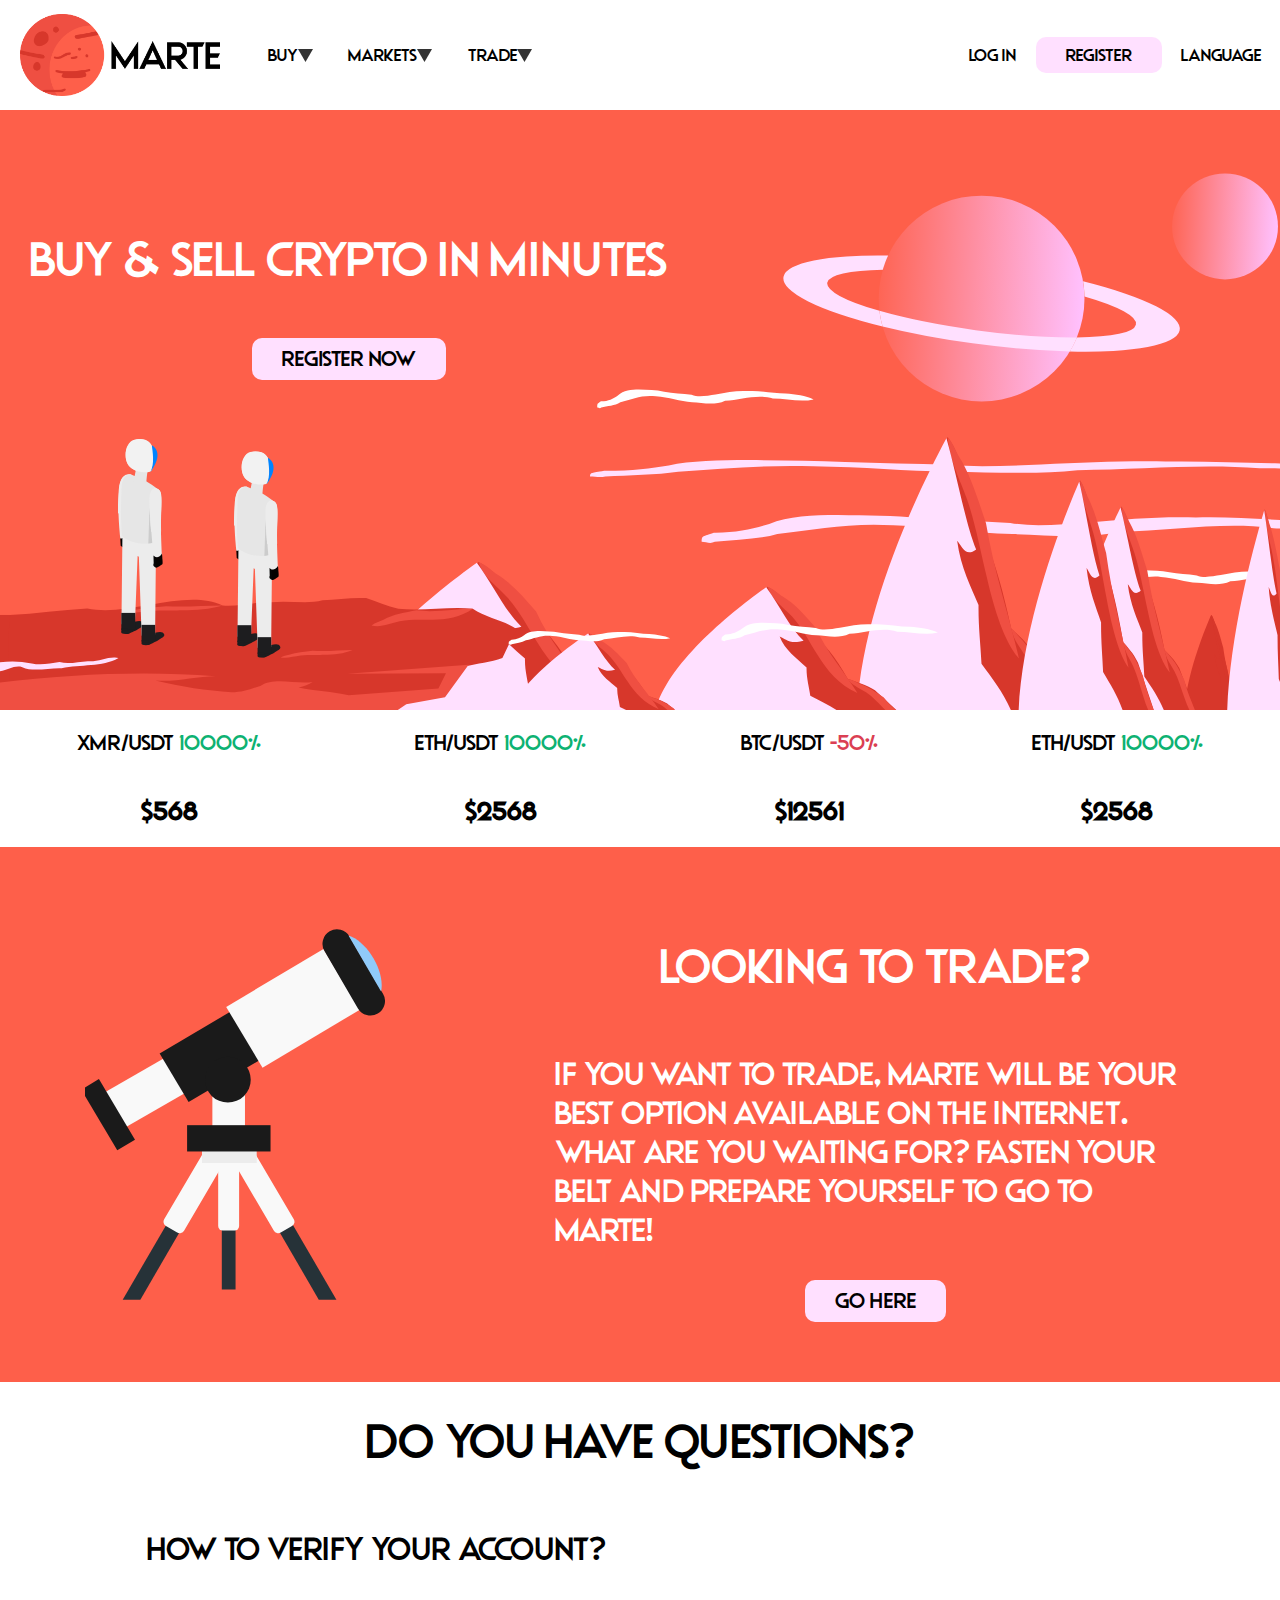
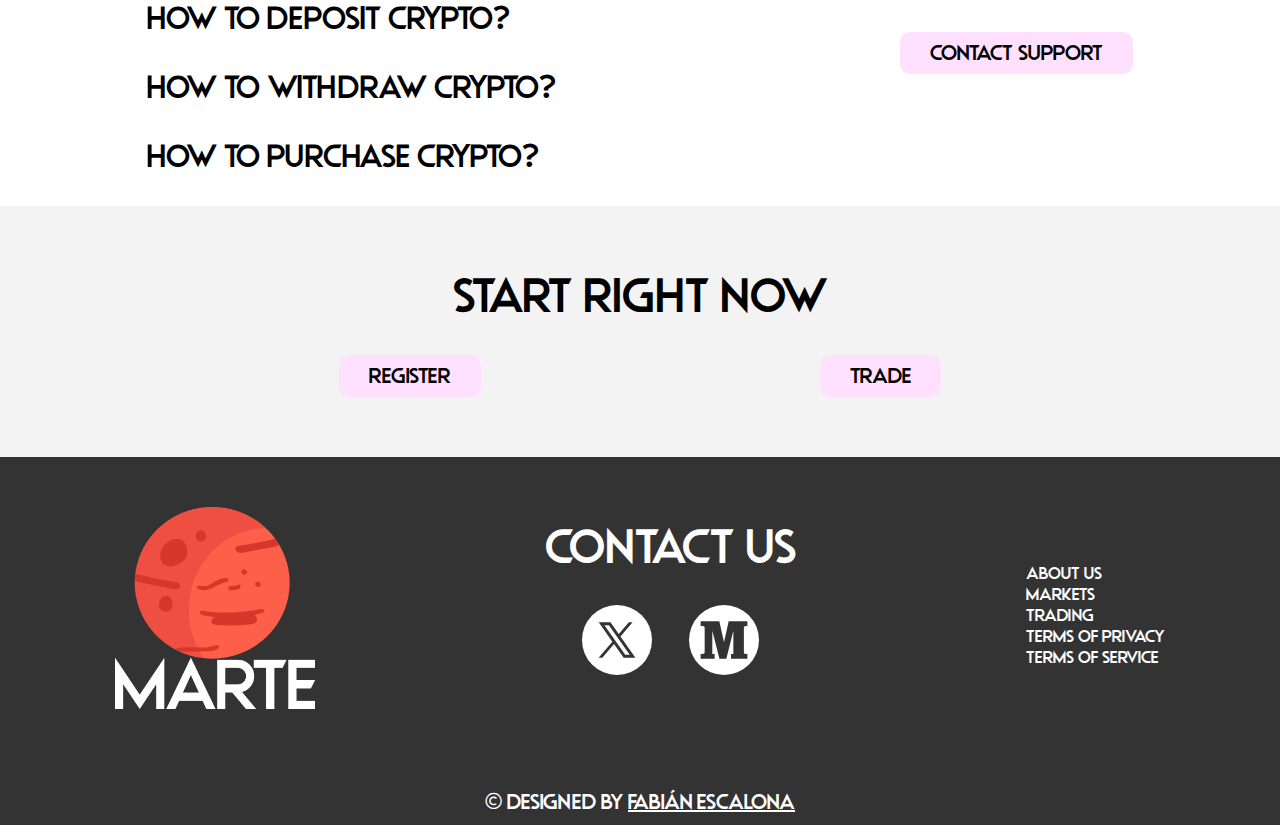
<file: Marte/index.html>
<!DOCTYPE html>
<html lang="en">
<head>
    <link rel="icon" type="image/png" href="icons/marte icon.png">
    <meta charset="UTF-8">
    <meta http-equiv="X-UA-Compatible" content="IE=edge">
    <meta name="viewport" content="width=device-width, initial-scale=1.0">
    <title>Marte</title>
    <link rel="stylesheet" href="css/style.css">
    <script defer src="js/app.js"></script>
</head>
<body>
    <nav>
        <img class="logo-1" src="logos/logo-1.png" alt="">

        <div class="menu-1-and-menu-2">

            <div class="menu-1">
                <ul>
                    <li><a href="">Buy <img src="icons/triangle.svg"></a></li>
                    <li><a href="">Markets <img src="icons/triangle.svg"></a></li>
                    <li><a href="">Trade <img src="icons/triangle.svg"></a></li>
                </ul>
            </div>
    
            <div class="menu-2">
                <ul>
                    <li><a href="">Log in</a></li>
                    <li><a class="register" href="">Register</a></li>
                    <li><a href="">Language</a></li>
                </ul>
            </div>
            
        </div>

        <div class="hamburger">
            <div class="line"></div>
            <div class="line"></div>
            <div class="line"></div>
            <div class="line"></div>
        </div>

    </nav>

    <main>
        <div class="register-now">
            <h1>Buy & sell Crypto in minutes</h1>
            <button type="button">Register Now</button>
        </div>

    </main>
    
    <section class="prices">

        <div>
            <p>XMR/USDT <span class="green">10000%</span></p>
            <h2>$568</h2>
        </div>

        <div>
            <p>ETH/USDT <span class="green">10000%</span></p>
            <h2>$2568</h2>
        </div>

        <div>
            <p>BTC/USDT <span class="red">-50%</span></p>
            <h2>$12561</h2>
        </div>

        <div>
            <p>ETH/USDT <span class="green">10000%</span></p>
            <h2>$2568</h2>
        </div>

    </section>

    <section class="trade">
        <img src="images/telescope.svg" alt="telescope" width="300">
        <div>
            <h1>Looking to trade?</h1>
            <p>If you want to trade, Marte will be your best
                option available on the internet. What are you 
                waiting for? Fasten your belt and prepare yourself 
                to go to Marte!
            </p>
            <button type="button">Go here</button>
        </div>
    </section>

    <section class="questions">
        <h1>Do you have questions?</h1>
        <div class="questions">

            <div>
                <p>How to verify your account?</p>
                <p>How to deposit crypto?</p>
                <p>How to withdraw crypto?</p>
                <p>How to purchase crypto?</p>
            </div>

            <button type="button">Contact Support</button>

        </div>
    </section>

    <section class="start-right-now">
        <h1>Start Right Now</h1>
        <div class="register-trade">
            <button type="button">Register</button>
            <button type="button">Trade</button>
        </div>
    </section>

    <footer>

        <div class="footer-top">
            <img class="logo-2" src="logos/logo-2.png" alt="logo 2">

            <section class="contact">
                <h1>CONTACT US</h1>
                <div class="social-networks">
                    <a href=""><img src="icons/twitter.svg" alt="twitter" width="70"></a>
                    <a href=""><img src="icons/medium.svg" alt="medium" width="70"></a>
                </div>
            </section>
    
            <section class="menu-2">
                <ul>
                    <li><a href="">ABOUT US</a></li>
                    <li><a href="">MARKETS</a></li>
                    <li><a href="">TRADING</a></li>
                    <li><a href="">TERMS OF PRIVACY</a></li>
                    <li><a href="">TERMS OF SERVICE</a></li>
                </ul>
            </section>
        </div>

        <div class="footer-bottom">
            &copy; Designed by <a href="../index.html" target="_blank" rel="noopener noreferrer">Fabián Escalona</a> 
        </div>

    </footer>
    
</body>
</html>
</file>
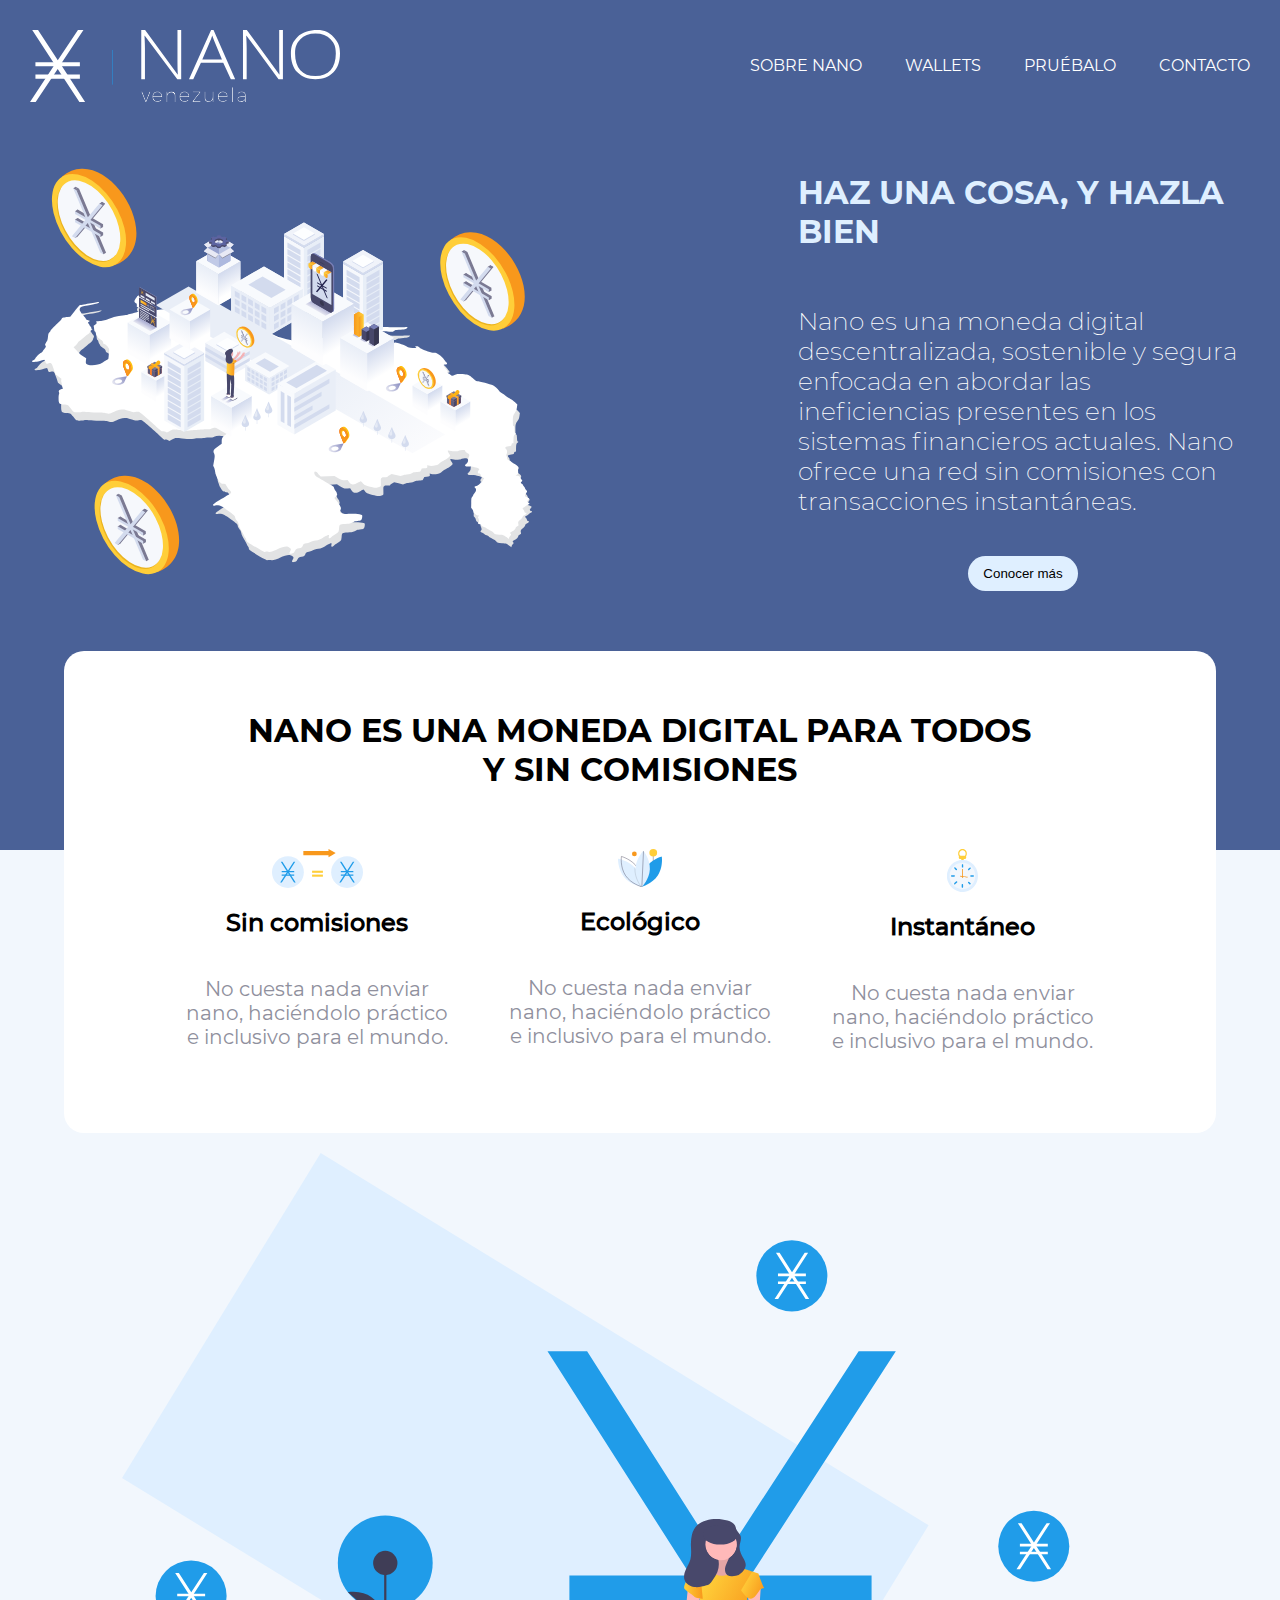
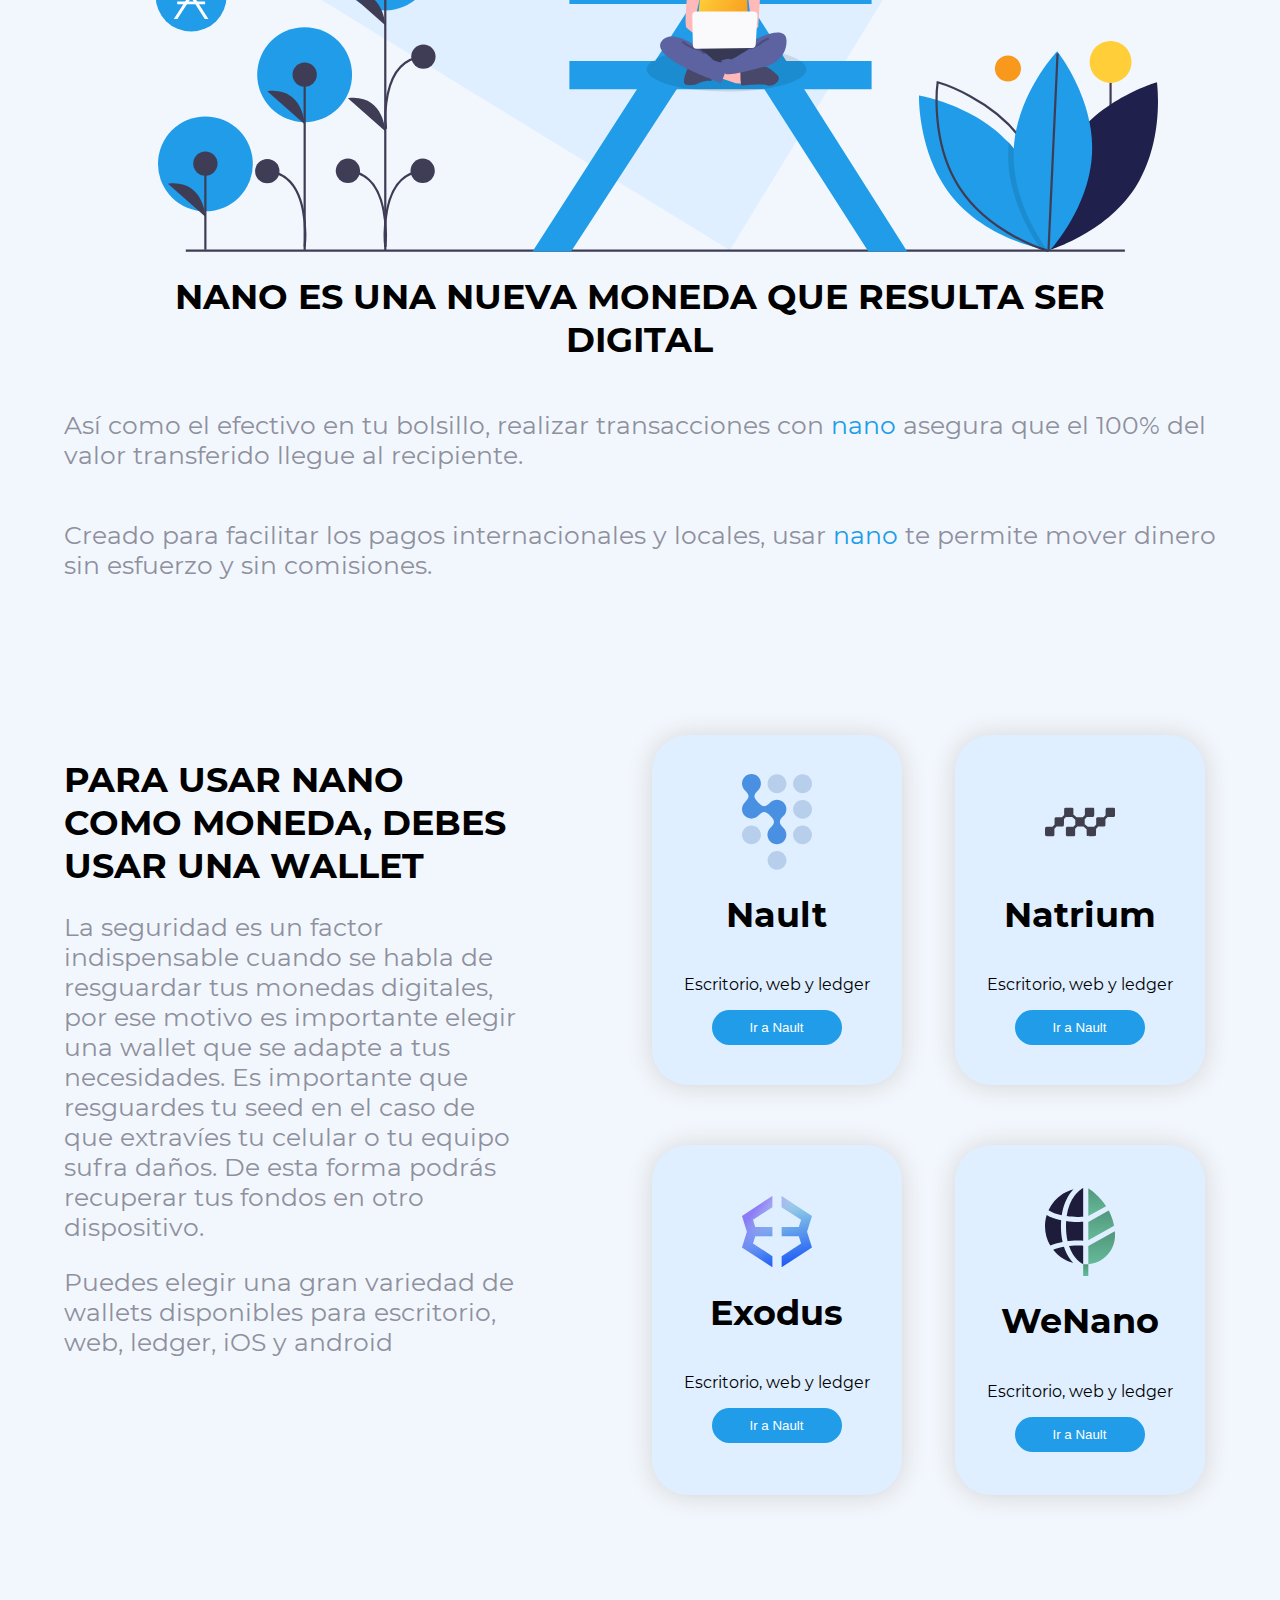
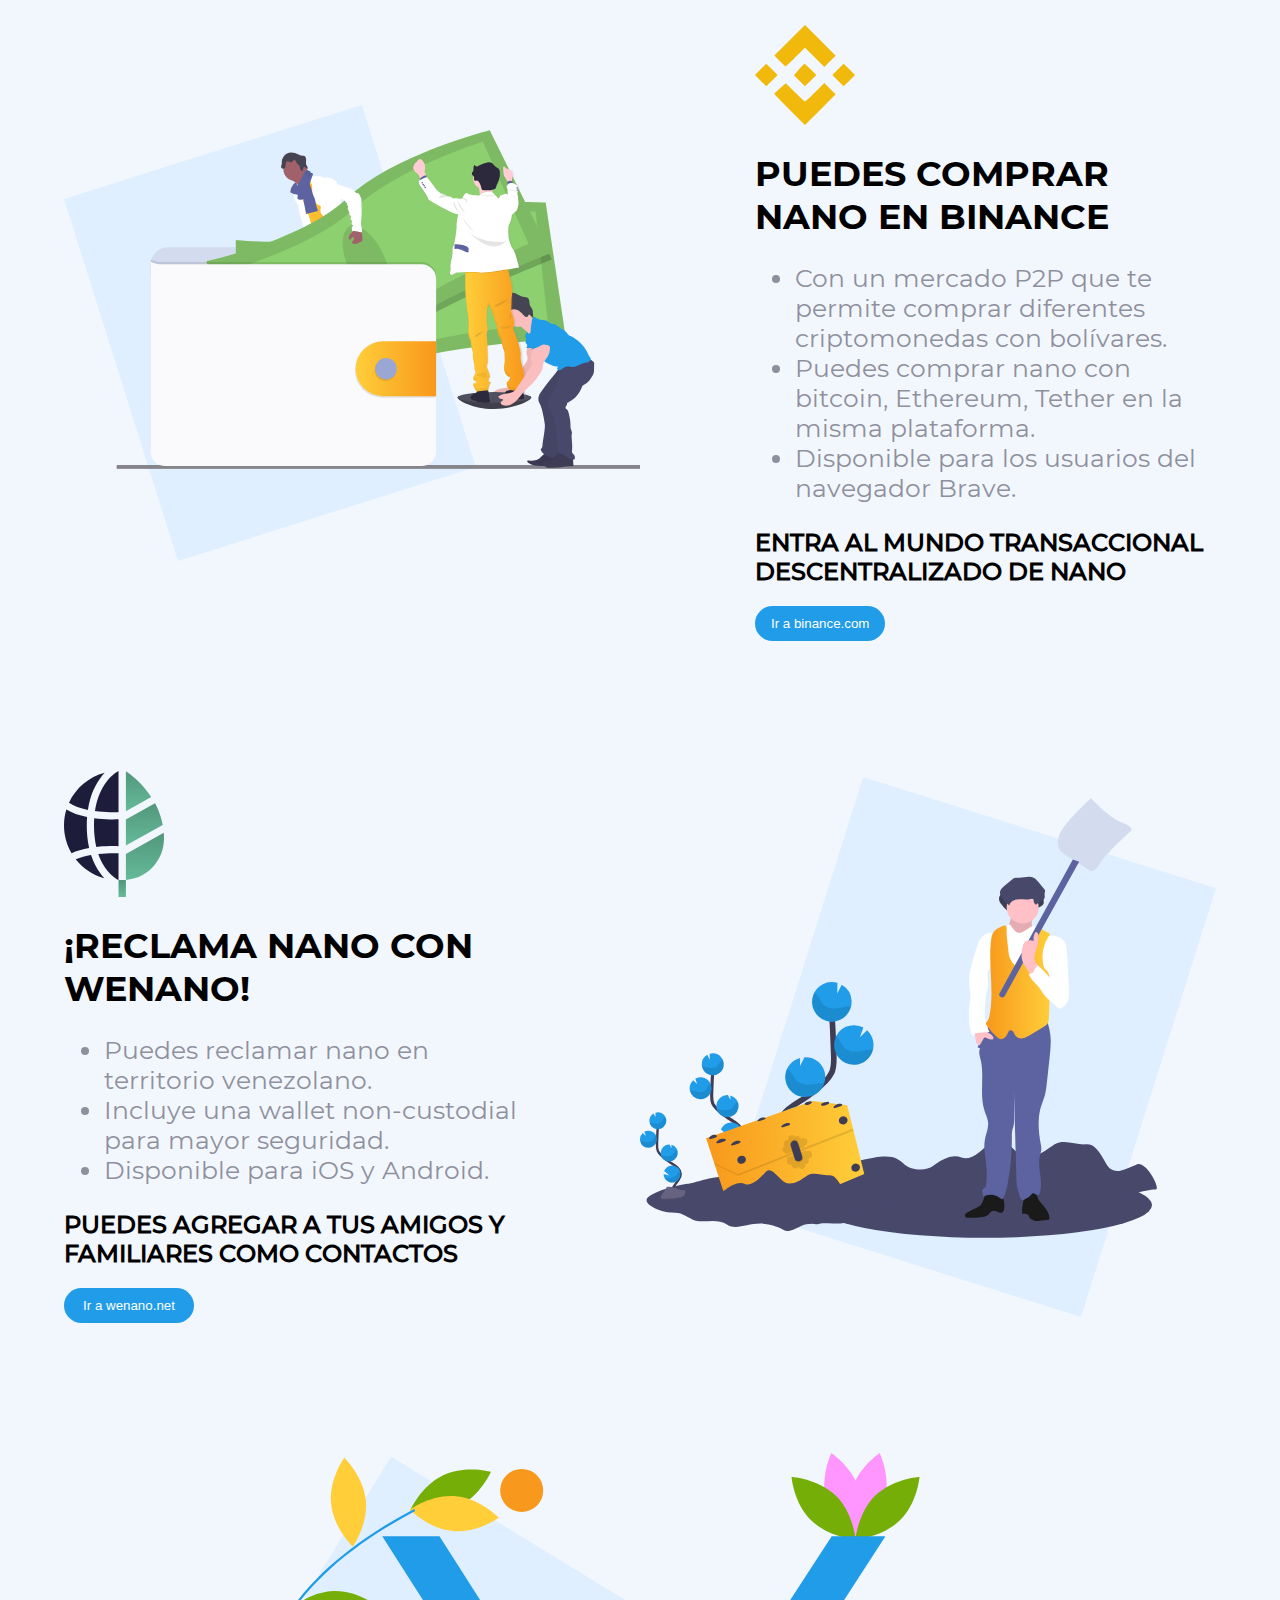
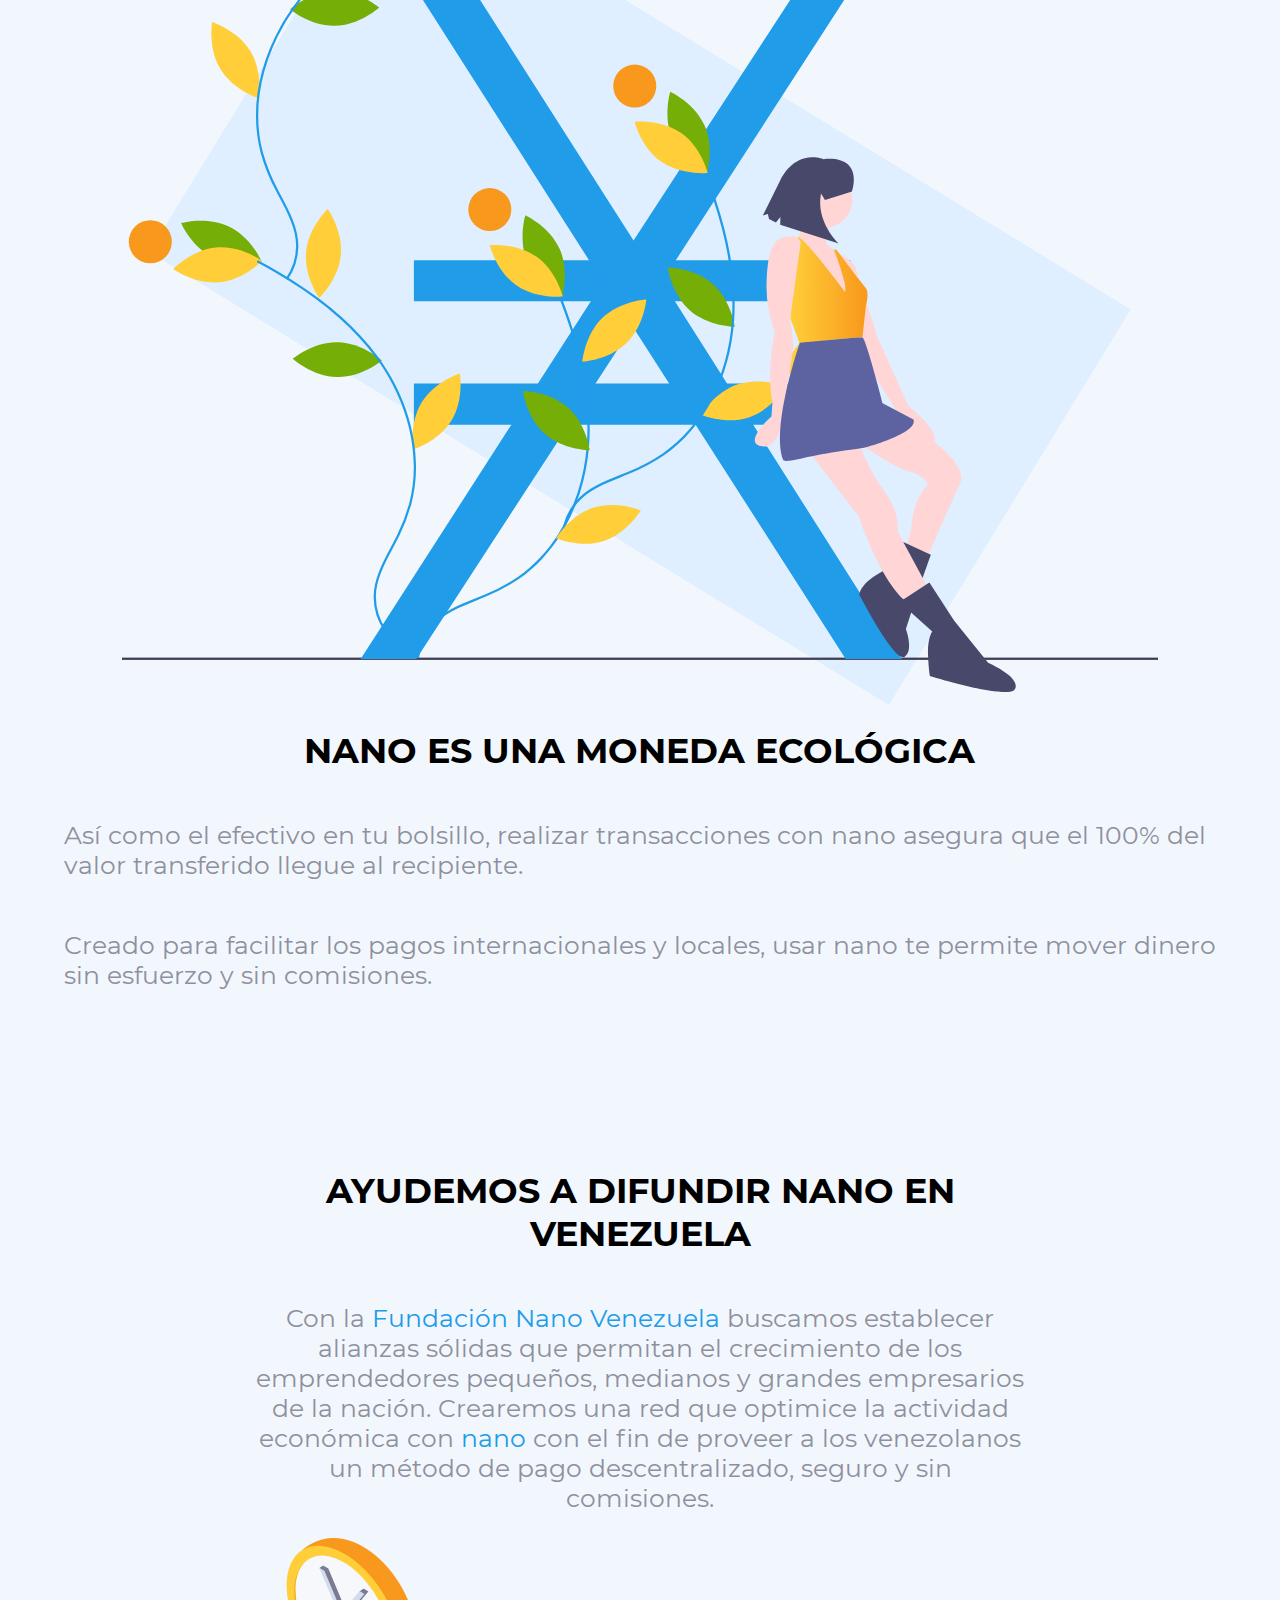
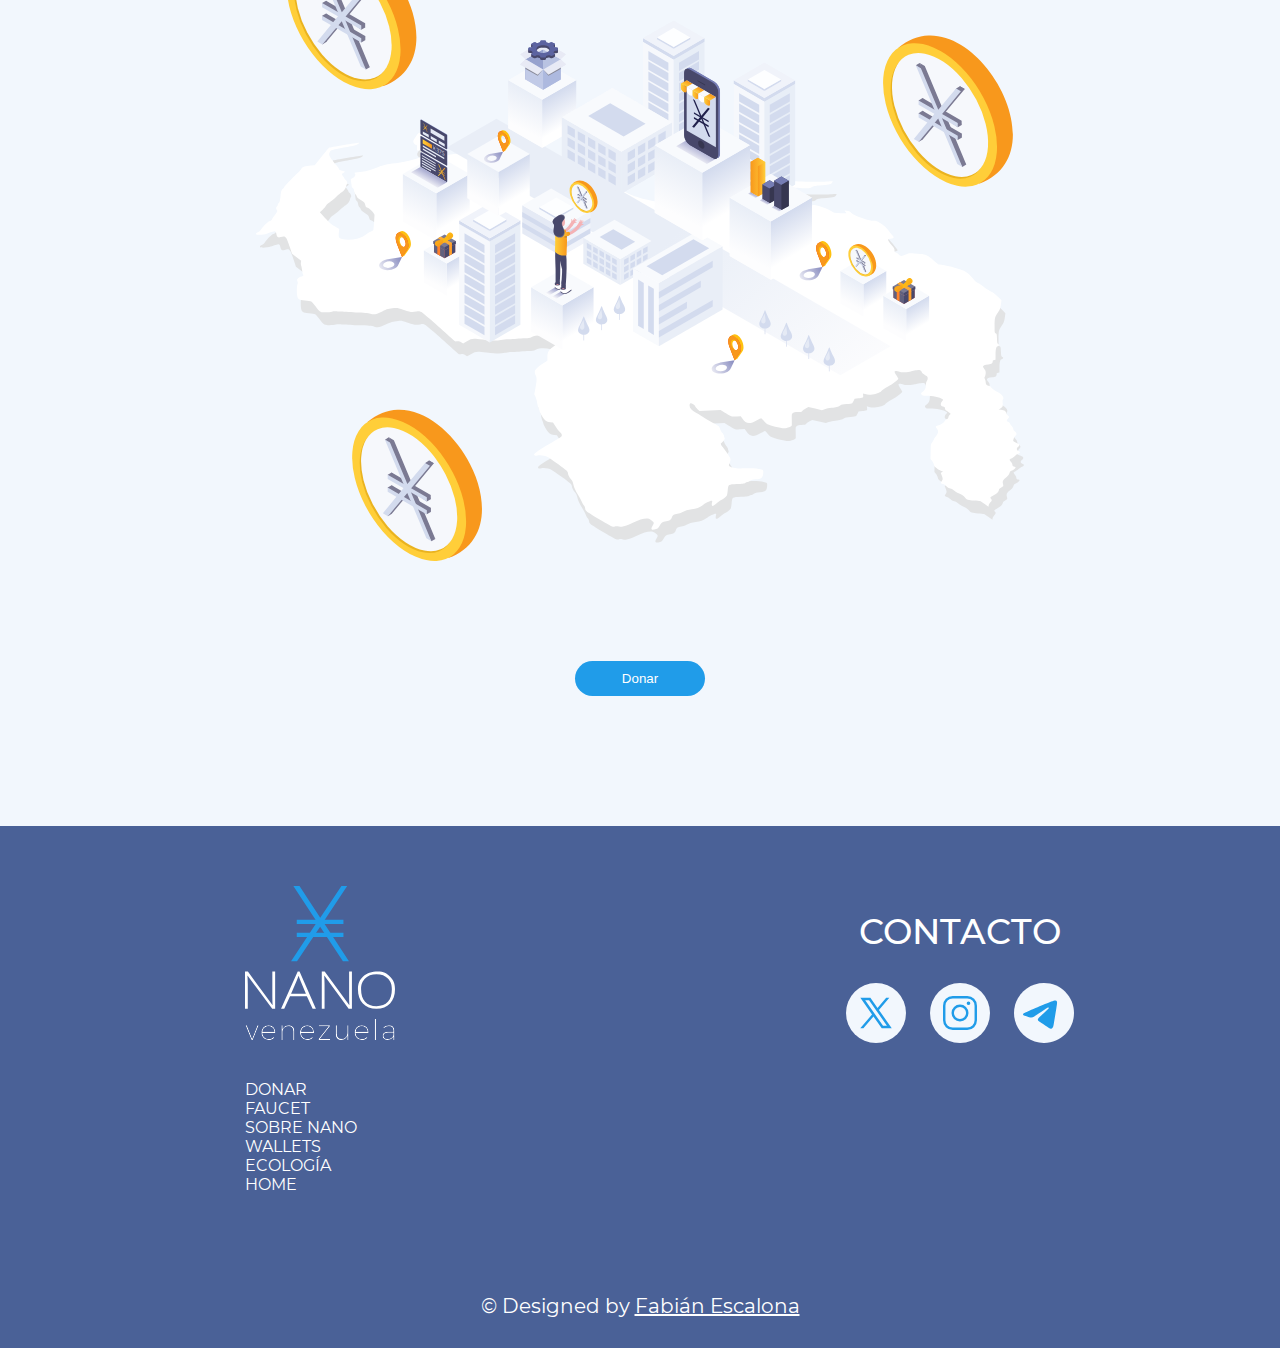
<file: NanoVenezuela/index.html>
<!DOCTYPE html>
<html lang="en">
<head>
    <link rel="icon" type="image/png" href="icons/favicon.svg">
    <meta charset="UTF-8">
    <meta http-equiv="X-UA-Compatible" content="IE=edge">
    <meta name="viewport" content="width=device-width, initial-scale=1.0">  
    <link rel="stylesheet" href="style.css">
    <script defer src="js/app.js"></script>
    <title>Nano Venezuela</title>
</head>

<body>

    <div class="preload">
        <img src="logos/symbol-white.svg" width="150">
     </div>  

    <nav>

        <img src="logos/nanovelogo1.svg" class="logo" onclick = "window.location.href='index.html'"
        width="310.3" />

        <div class="hamburger">
            <div class="line"></div>
            <div class="line"></div>
            <div class="line"></div>
            <div class="line"></div>
        </div>

        <ul class="nav-links">
            <li><a href="#sobre-nano">SOBRE NANO</a></li>  
            <li><a href="#wallets">WALLETS</a></li> 
            <li><a href="https://nanodrop.io/" target="_blank" rel="noopener noreferrer">PRUÉBALO</a></li> 
            <li><a href="#contact">CONTACTO</a></li> 
        </ul>

    </nav>

    <main>

        <img src="images/mapadevenezuela.svg" class="mapaVenezuela" width="500" />

        <article>

            <h1>
                HAZ UNA COSA, Y HAZLA BIEN
            </h1>

            <p>
                Nano es una moneda digital descentralizada, sostenible y segura enfocada en abordar las
                ineficiencias presentes en los sistemas financieros actuales. Nano ofrece una red sin comisiones 
                con transacciones instantáneas.
            </p>

            <button type="button" onclick="window.location.href='#sobre-nano'">
               Conocer más
            </button>

        </article>

    </main>

    <section class="info">

        <h1>NANO ES UNA MONEDA DIGITAL PARA TODOS Y SIN COMISIONES</h1>

        <div id="container-1">


            <div class="item-1">
                <img src="icons/icon1.svg" /> 
                <h2>Sin comisiones</h2>
                <p>No cuesta nada enviar nano, haciéndolo práctico 
                    e inclusivo para el mundo.
                </p>
            </div>
    
            <div class="item-2">
                <img src="icons/icon2.svg" /> 
                <h2>Ecológico</h2>
                <p>No cuesta nada enviar nano, haciéndolo práctico 
                    e inclusivo para el mundo.
                </p>
            </div>
    
            <div class="item-3">
                <img src="icons/icon3.svg" /> 
                <h2>Instantáneo</h2>
                <p>No cuesta nada enviar nano, haciéndolo práctico 
                    e inclusivo para el mundo.
                </p>
            </div>


        </div>


    </section>

    <section class="info-2">
        <img id="illustration-1" src="images/illustration1.svg" alt="">
        <h1 id="sobre-nano">NANO ES UNA NUEVA MONEDA QUE RESULTA SER DIGITAL</h1>
        <p>Así como el efectivo en tu bolsillo, realizar transacciones con <em>nano</em> asegura que el
            100% del valor transferido llegue al recipiente.</p>
        <p>Creado para facilitar los pagos internacionales y locales, usar <em>nano</em> te permite mover
            dinero sin esfuerzo y sin comisiones.</p>
    </section>

    <section id="wallets" class="wallets">
        <div id="container-2">
            <h1>PARA USAR NANO COMO MONEDA, DEBES USAR UNA WALLET</h1>
            <p>La seguridad es un factor indispensable
                cuando se habla de resguardar tus
                monedas digitales, por ese motivo es
                importante elegir una wallet que se
                adapte a tus necesidades. Es importante 
                que resguardes tu seed en el
                caso de que extravíes tu celular o
                tu equipo sufra daños. De esta
                forma podrás recuperar tus fondos
                en otro dispositivo.</p>
            <p>
                Puedes elegir una gran variedad de 
                wallets disponibles para escritorio, 
                web, ledger, iOS y android
            </p>
        </div>

        <div id="container-3">
            <div class="wallet-1">

                <svg width="70" version="1.1" viewBox="0 0 9.6962 13.274" xmlns="http://www.w3.org/2000/svg" xmlns:cc="http://creativecommons.org/ns#" xmlns:dc="http://purl.org/dc/elements/1.1/" xmlns:rdf="http://www.w3.org/1999/02/22-rdf-syntax-ns#">
                    <metadata>
                     <rdf:RDF>
                      <cc:Work rdf:about="">
                       <dc:format>image/svg+xml</dc:format>
                       <dc:type rdf:resource="http://purl.org/dc/dcmitype/StillImage"/>
                      </cc:Work>
                     </rdf:RDF>
                    </metadata>
                    <g transform="matrix(.09897 0 0 .09897 1.9677 4.7664)" stroke-width=".26458">
                     <path class="st0" d="m19.617 46.323c-5.1858-5.1858-5.1858-13.547 0-18.732 7.0379-7.0379 7.0115-10.134 0-17.145-7.0115-7.0115-9.869-7.0115-16.88 0-5.1594 5.1594-13.547 5.1594-18.732 0-3.2015-3.2015-4.5508-7.8052-3.5719-12.224 0.52917-2.5135 1.7727-4.8154 3.5983-6.6146 7.0379-7.0379 7.0115-10.134 0-17.145-5.1858-5.1594-5.1858-13.547-0.02646-18.732 2.4871-2.4871 5.8473-3.8894 9.3662-3.8894 3.519 0 6.8792 1.4023 9.3662 3.8894 5.1858 5.1858 5.1858 13.547 0 18.732-7.0379 7.0379-7.0115 10.134 0 17.145 7.0115 7.0115 9.869 7.0115 16.88 0 5.1594-5.1594 13.547-5.1594 18.732 0 3.2015 3.2015 4.5508 7.8052 3.5719 12.224-0.52917 2.5135-1.7727 4.8154-3.5983 6.6146-7.0379 7.0379-7.0115 10.134 0 17.145 5.1858 5.1594 5.1858 13.547 0.02646 18.732-5.1858 5.1858-13.573 5.1858-18.732 0z" fill="#4a90e2"/>
                     <g class="st0" fill="#b7cfea">
                      <path class="st1" d="m-6.577 23.78c7.3025 0 13.229 5.9267 13.229 13.229s-5.9267 13.229-13.229 13.229c-7.3025 0-13.229-5.9267-13.229-13.229s5.9267-13.229 13.229-13.229z"/>
                      <path class="st1" d="m29.142-47.657c7.3025 0 13.229 5.9267 13.229 13.229s-5.9267 13.229-13.229 13.229-13.229-5.9267-13.229-13.229 5.9267-13.229 13.229-13.229z"/>
                      <path class="st1" d="m64.86-47.657c7.3025 0 13.229 5.9267 13.229 13.229s-5.9267 13.229-13.229 13.229-13.229-5.9267-13.229-13.229 5.9267-13.229 13.229-13.229z"/>
                      <path class="st1" d="m64.86-11.938c7.3025 0 13.229 5.9267 13.229 13.229s-5.9267 13.229-13.229 13.229-13.229-5.9267-13.229-13.229 5.9267-13.229 13.229-13.229z"/>
                      <path class="st1" d="m64.86 23.78c7.3025 0 13.229 5.9267 13.229 13.229s-5.9267 13.229-13.229 13.229-13.229-5.9267-13.229-13.229 5.9267-13.229 13.229-13.229z"/>
                      <path class="st1" d="m29.142 59.499c7.3025 0 13.229 5.9267 13.229 13.229 0 7.3025-5.9267 13.229-13.229 13.229s-13.229-5.9267-13.229-13.229c0-7.3025 5.9267-13.229 13.229-13.229z"/>
                     </g>
                    </g>
                </svg>

                <h1>Nault</h1>
                <p>Escritorio, web y ledger</p>
                <button>
                    Ir a Nault
                 </button>
            </div>
            <div class="wallet-2">

                <svg width="70" version="1.1" viewBox="0 0 9.6962 13.274" xmlns="http://www.w3.org/2000/svg" xmlns:cc="http://creativecommons.org/ns#" xmlns:dc="http://purl.org/dc/elements/1.1/" xmlns:rdf="http://www.w3.org/1999/02/22-rdf-syntax-ns#">
                    <metadata>
                     <rdf:RDF>
                      <cc:Work rdf:about="">
                       <dc:format>image/svg+xml</dc:format>
                       <dc:type rdf:resource="http://purl.org/dc/dcmitype/StillImage"/>
                      </cc:Work>
                     </rdf:RDF>
                    </metadata>
                    <path class="st0" d="m0.1029 8.5886c-0.086471-0.050265-0.10284-0.14938-0.10284-0.62256 0-0.27253 0.00968-0.47792 0.024491-0.52044 0.042509-0.12184 0.099527-0.13515 0.57948-0.13515h0.42945l0.14553-0.14909 0.14552-0.14909 3.908e-4 -0.44897 3.965e-4 -0.44897 0.12913-0.12913h0.89912l0.297-0.29929 5.832e-4 -0.45224c4.955e-4 -0.32063 0.00851-0.46243 0.02764-0.48728 0.060347-0.078605 0.11687-0.086436 0.62351-0.086436h0.50012l0.12913 0.12913v0.81757l0.44574 0.37855h0.84756l0.297-0.29929v-0.89683l0.12912-0.12913h0.51116c0.32392 0 0.5275 0.00875 0.55576 0.023849 0.09051 0.048458 0.10712 0.14514 0.10712 0.62371 0 0.27253-0.0097 0.47792-0.02449 0.52044-0.04245 0.12173-0.09974 0.13515-0.57689 0.13515h-0.42687l-0.29699 0.29929 0.0022 0.6836 0.43583 0.36444h0.85494l0.14863-0.14964 0.1485-0.14965v-0.89683l0.12912-0.12913h0.89922l0.27481-0.27729v-0.42129c0-0.24345 0.01003-0.45004 0.02373-0.48939 0.0456-0.13078 0.07589-0.13728 0.6398-0.13728h0.51049l0.12912 0.12913v1.0449l-0.12912 0.12913h-0.90172l-0.29439 0.30492-5.67e-4 0.44942c-4.95e-4 0.31841-0.0086 0.45963-0.02764 0.48446-0.05919 0.077094-0.11901 0.086436-0.55371 0.086436h-0.43033l-0.13988 0.14559-0.13988 0.14559-0.01102 0.46377-0.01102 0.46377-0.06197 0.053239c-0.06168 0.053006-0.06446 0.053239-0.57857 0.053239-0.51411 0-0.51689-2.564e-4 -0.57856-0.053239l-0.061986-0.053238-0.015394-0.85428-0.43406-0.36444h-0.85494l-0.29699 0.29929v0.91763l-0.058446 0.054172-0.05844 0.054172h-1.0351l-0.064563-0.064569-0.064569-0.064563v-1.0449l0.064569-0.064563 0.064563-0.064563h0.89921l0.27482-0.27728v-0.7062l-0.43071-0.36279-0.86268-0.0010613-0.27482 0.27729v0.4253c0 0.45228-0.017668 0.55091-0.10711 0.5988-0.02764 0.014811-0.21116 0.023849-0.48286 0.023849h-0.43827l-0.297 0.29929v0.89683l-0.064563 0.064563-0.064563 0.064569-0.51523-5.84e-4c-0.32518-4.192e-4 -0.53025-0.00942-0.55595-0.024312z" fill="#3f3f4e" stroke-width=".022087"/>
                </svg>

                <h1>Natrium</h1>
                <p>Escritorio, web y ledger</p>
                <button>
                    Ir a Nault
                 </button>
            </div>
            <div class="wallet-3">


                <svg width="70" version="1.1" viewBox="0 0 14.06 14.317" xmlns="http://www.w3.org/2000/svg" xmlns:cc="http://creativecommons.org/ns#" xmlns:dc="http://purl.org/dc/elements/1.1/" xmlns:rdf="http://www.w3.org/1999/02/22-rdf-syntax-ns#" xmlns:xlink="http://www.w3.org/1999/xlink">
                    <defs>
                     <linearGradient id="paint0_linear_1661_295" x1="256.88" x2="171.3" y1="320.62" y2="-32.946" gradientUnits="userSpaceOnUse">
                      <stop stop-color="#0B46F9" offset="0"/>
                      <stop stop-color="#BBFBE0" offset="1"/>
                     </linearGradient>
                     <mask id="mask0_1661_295" x="3" y="0" width="296" height="300" maskUnits="userSpaceOnUse">
                      <path class="st0" d="m298.2 83.764-127.75-83.764v46.833l81.955 53.256-9.642 30.509h-72.313v38.804h72.313l9.642 30.509-81.955 53.256v46.833l127.75-83.497-20.891-66.369z" fill="url(#paint0_linear_1661_295)"/>
                      <path class="st0" d="m59.301 169.4h72.046v-38.804h-72.314l-9.374-30.509 81.688-53.256v-46.833l-127.75 83.764 20.891 66.37-20.891 66.369 128.02 83.497v-46.833l-81.956-53.256z" fill="url(#paint0_linear_1661_295)"/>
                     </mask>
                     <linearGradient id="paint4_linear_1661_295" x1="22.5" x2="170.62" y1="67.5" y2="178.12" gradientUnits="userSpaceOnUse">
                      <stop stop-color="#8952FF" stop-opacity=".87" offset=".11979"/>
                      <stop stop-color="#DABDFF" stop-opacity="0" offset="1"/>
                     </linearGradient>
                     <linearGradient id="linearGradient88" x1="256.88" x2="171.3" y1="320.62" y2="-32.946" gradientTransform="matrix(.050143 0 0 .050143 15.658 -.27153)" gradientUnits="userSpaceOnUse" xlink:href="#paint0_linear_1661_295"/>
                    </defs>
                    <metadata>
                     <rdf:RDF>
                      <cc:Work rdf:about="">
                       <dc:format>image/svg+xml</dc:format>
                       <dc:type rdf:resource="http://purl.org/dc/dcmitype/StillImage"/>
                      </cc:Work>
                     </rdf:RDF>
                    </metadata>
                    <g transform="matrix(.95173 0 0 .95173 -15.074 .25857)">
                     <path class="st0" d="m30.611 3.9286-6.4059-4.2002v2.3483l4.1095 2.6704-0.48348 1.5298h-3.626v1.9457h3.626l0.48348 1.5298-4.1095 2.6704v2.3483l6.4059-4.1868-1.0475-3.3279z" fill="url(#linearGradient88)" stroke-width=".050143"/>
                     <path class="st0" d="m18.632 8.2227h3.6125v-1.9457h-3.626l-0.47004-1.5298 4.096-2.6704v-2.3483l-6.4059 4.2002 1.0475 3.3279-1.0475 3.3279 6.4193 4.1868v-2.3483l-4.1094-2.6704z" fill="url(#linearGradient88)" stroke-width=".050143"/>
                     <g transform="matrix(.050143 0 0 .050143 15.658 -.27153)" mask="url(#mask0_1661_295)">
                      <rect class="st0" x="3.7502" width="292.5" height="300" fill="url(#paint4_linear_1661_295)"/>
                     </g>
                    </g>
                </svg>


                <h1>Exodus</h1>
                <p>Escritorio, web y ledger</p>
                <button>
                    Ir a Nault
                 </button>
            </div>
            <div class="wallet-4">

                <svg width="70" version="1.1" viewBox="0 0 12.993 16.372" xmlns="http://www.w3.org/2000/svg" xmlns:cc="http://creativecommons.org/ns#" xmlns:dc="http://purl.org/dc/elements/1.1/" xmlns:rdf="http://www.w3.org/1999/02/22-rdf-syntax-ns#" xmlns:xlink="http://www.w3.org/1999/xlink">
                    <defs>
                     <linearGradient id="linearGradient2826" x1="207.89" x2="207.89" y1="111.35" y2=".565" gradientUnits="userSpaceOnUse">
                      <stop stop-color="#65BB99" offset=".00037202"/>
                      <stop stop-color="#52967C" offset=".9996"/>
                     </linearGradient>
                     <linearGradient id="linearGradient2828" x1="223.84" x2="223.84" y1="207.11" y2="89.385" gradientUnits="userSpaceOnUse">
                      <stop stop-color="#65BB99" offset=".00037202"/>
                      <stop stop-color="#52967C" offset=".9996"/>
                     </linearGradient>
                     <linearGradient id="linearGradient2830" x1="225.66" x2="225.66" y1="302.92" y2="171.49" gradientUnits="userSpaceOnUse">
                      <stop stop-color="#65BB99" offset=".00037202"/>
                      <stop stop-color="#52967C" offset=".9996"/>
                     </linearGradient>
                     <linearGradient id="linearGradient2832" x1="162.35" x2="162.35" y1="350.44" y2="302.92" gradientUnits="userSpaceOnUse">
                      <stop stop-color="#65BB99" offset=".00037202"/>
                      <stop stop-color="#52967C" offset=".9996"/>
                     </linearGradient>
                     <linearGradient id="linearGradient2834" x1="-82.253" x2="-81.624" y1="265.75" y2="265.75" gradientTransform="matrix(.26458 0 0 .26458 154.08 478.7)" gradientUnits="userSpaceOnUse">
                      <stop stop-color="#193D60" offset=".00037202"/>
                      <stop stop-color="#1D1C3A" offset="1"/>
                     </linearGradient>
                     <linearGradient id="linearGradient2836" x1="-149.27" x2="-148.42" y1="56.982" y2="56.982" gradientTransform="matrix(.26458 0 0 .26458 154.08 478.7)" gradientUnits="userSpaceOnUse">
                      <stop stop-color="#193D60" offset=".00037202"/>
                      <stop stop-color="#1D1C3A" offset="1"/>
                     </linearGradient>
                     <linearGradient id="linearGradient2838" x1="-128.53" x2="-127.75" y1="56.162" y2="56.162" gradientUnits="userSpaceOnUse">
                      <stop stop-color="#193D60" offset=".00037202"/>
                      <stop stop-color="#1D1C3A" offset="1"/>
                     </linearGradient>
                     <linearGradient id="linearGradient2840" x1="-100.05" x2="-99.496" y1="167.7" y2="167.7" gradientUnits="userSpaceOnUse">
                      <stop stop-color="#193D60" offset=".00037202"/>
                      <stop stop-color="#1D1C3A" offset="1"/>
                     </linearGradient>
                     <linearGradient id="linearGradient2842" x1="-162.34" x2="-161.45" y1="171.12" y2="171.12" gradientUnits="userSpaceOnUse">
                      <stop stop-color="#193D60" offset=".00037202"/>
                      <stop stop-color="#1D1C3A" offset="1"/>
                     </linearGradient>
                     <linearGradient id="linearGradient2844" x1="-107.01" x2="-106.28" y1="265.87" y2="265.87" gradientUnits="userSpaceOnUse">
                      <stop stop-color="#193D60" offset=".00037202"/>
                      <stop stop-color="#1D1C3A" offset="1"/>
                     </linearGradient>
                    </defs>
                    <metadata>
                     <rdf:RDF>
                      <cc:Work rdf:about="">
                       <dc:format>image/svg+xml</dc:format>
                       <dc:type rdf:resource="http://purl.org/dc/dcmitype/StillImage"/>
                      </cc:Work>
                     </rdf:RDF>
                    </metadata>
                    <g transform="matrix(.1764 0 0 .1764 -27.193 -84.422)">
                     <path class="st0" transform="matrix(.26458 0 0 .26458 154.08 478.7)" d="m223.1 45.4c-20.7-23.8-41.3-38.7-50.5-44.8v110.8l70.6-39.6c-6-9.1-12.7-17.9-20.1-26.4z" fill="url(#linearGradient2826)"/>
                     <path class="st0" transform="matrix(.26458 0 0 .26458 154.08 478.7)" d="m261.3 105c-2.3-5.3-4.8-10.5-7.6-15.6l-81.1 45.5v72.2l102.5-57.5c-2.9-15.2-7.5-30.2-13.8-44.6z" fill="url(#linearGradient2828)"/>
                     <path class="st0" transform="matrix(.26458 0 0 .26458 154.08 478.7)" d="m278 171.5-105.4 59.1v72.3c59.3-4.4 106.1-54 106.1-114.4 0-5.7-0.2-11.4-0.7-17z" fill="url(#linearGradient2830)"/>
                     <path class="st0" transform="matrix(.26458 0 0 .26458 154.08 478.7)" d="m160.7 303.2c-2.9 0-5.8-0.1-8.6-0.3v47.5h20.5v-47.5c-2.8 0.2-5.7 0.3-8.6 0.3z" fill="url(#linearGradient2832)"/>
                     <g stroke-width=".26458">
                      <path class="st0" d="m194.32 558.84" fill="none" stroke="#e20613" stroke-miterlimit="10"/>
                      <path class="st0" d="m174.08 540.46c-3.8894 0.66146-7.8052 1.6669-11.324 3.1485 5.3181 6.7469 12.726 11.721 21.246 13.996-0.84667-0.87312-1.7198-1.8785-2.5929-2.9898-3.3867-4.3656-5.7414-9.234-7.329-14.155z" fill="url(#linearGradient2834)"/>
                      <path class="st0" d="m179.8 508.47c6.1383 0.60854 11.615 0.52916 14.526 0.42333v-30.295c-1.4288 0.76729-5.1065 3.0692-8.7048 7.7258-4.4185 5.715-7.3554 13.15-8.6519 21.828 0.92605 0.10583 1.8786 0.21166 2.831 0.3175z" fill="url(#linearGradient2836)"/>
                     </g>
                     <g transform="matrix(.26458 0 0 .26458 154.08 478.7)">
                      <path class="st0" d="m66.8 107.9c6.7-44.8 23.2-74.4 37.5-92.5 3.2-4 6.4-7.7 9.5-10.9-44.3 11.5-80.8 42.5-99.6 83.4 13.3 8.7 31 15.5 52.6 20z" fill="url(#linearGradient2838)"/>
                      <path class="st0" d="m64.6 127.9c-23.1-4.6-42.4-11.6-57.7-20.9-4.3 14.1-6.6 29-6.6 44.4 0 28.1 7.7 54.5 21 77.1 13.9-6.3 30.3-11.1 49-14.5-5.1-22.4-6.6-44.3-6.6-62.6 0-8.2 0.3-16.1 0.9-23.5z" fill="url(#linearGradient2840)"/>
                      <path class="st0" d="m95.2 210.6c23.9-2.4 45-2.2 56.9-1.7v-74.7c-4.2 0.2-9.5 0.3-15.6 0.3-11.4 0-25.7-0.5-41.2-2-3.7-0.4-7.3-0.8-10.8-1.3-0.5 6.6-0.7 13.4-0.7 20.3 0 23.1 2.4 42.8 6.4 59.7 1.6-0.3 3.3-0.5 5-0.6z" fill="url(#linearGradient2842)"/>
                      <path class="st0" d="m95.7 230.6c18.5 53.3 52.2 70.6 56.4 72.5v-74.3c-11.3-0.4-32.6-0.7-56.4 1.8z" fill="url(#linearGradient2844)"/>
                     </g>
                    </g>
                </svg>

                <h1>WeNano</h1>
                <p>Escritorio, web y ledger</p>
                <button>
                    Ir a Nault
                 </button>
            </div>
        </div>
    </section>

    <section class="binance">
        <img id="illustration-2" src="images/illustration2.svg" width="500" alt="">
        <div id="container-4">
            <img id="binancelogo" src="logos/binancelogo.svg" width="100" alt="">
            <h1>PUEDES COMPRAR NANO EN BINANCE</h1>
            <ul>
                <li>Con un mercado P2P que te permite comprar diferentes criptomonedas con bolívares.</li>
                <li>Puedes comprar nano con bitcoin, Ethereum, Tether en la misma plataforma.</li>
                <li>Disponible para los usuarios del navegador Brave.</li>
            </ul>
            <h2>ENTRA AL MUNDO TRANSACCIONAL DESCENTRALIZADO DE NANO</h2>
            <button>Ir a binance.com</button>
        </div>
    </section>

    <section class="wenano">

        <div id="container-5">
            <img id="wenanologo" src="logos/wenanologo.svg" width="100" alt="">
            <h1>¡RECLAMA NANO CON WENANO!</h1>
            <ul>
                <li>Puedes reclamar nano en territorio venezolano.</li>
                <li>Incluye una wallet non-custodial para mayor seguridad.</li>
                <li>Disponible para iOS y Android.</li>
            </ul>
            <h2>PUEDES AGREGAR A TUS AMIGOS Y FAMILIARES COMO CONTACTOS</h2>
            <button>Ir a wenano.net</button>
        </div>

        <img id="illustration-3" src="images/illustration3.svg" width="500" alt="">
    </section>

    <section class="info-3">
        <img id="illustration-4" src="images/illustration4.svg" alt="">
        <h1 id="ecologia">NANO ES UNA MONEDA ECOLÓGICA</h1>
        <p>Así como el efectivo en tu bolsillo, realizar transacciones con nano asegura que el
            100% del valor transferido llegue al recipiente.</p>
        <p>Creado para facilitar los pagos internacionales y locales, usar nano te permite mover
            dinero sin esfuerzo y sin comisiones.</p>
    </section>

    <section class="info-4">
        <h1>AYUDEMOS A DIFUNDIR NANO EN VENEZUELA</h1>
        <p>Con la <em>Fundación Nano Venezuela</em> buscamos establecer alianzas sólidas que permitan el crecimiento de 
            los emprendedores pequeños, medianos y grandes empresarios de la nación. Crearemos una red que 
            optimice la actividad  económica con <em>nano</em> con el fin de proveer a los venezolanos un método de pago 
            descentralizado, seguro y sin comisiones.</p>
        <img id="mapadevenezuela" src="images/mapadevenezuela.svg" width="500" alt="">
        <button class="donar" type="button">Donar</button>
    </section>

    <div class="donaciones">
        <div class="close-window">
            <div class="x-line"></div>
            <div class="x-line"></div>
        </div>
        <img src="images/QR code_nano.png" alt="" width="210.3">
        <p><span>nano_358wb1z</span>sxxjeuk9e9dcipcmz76inon4qkjgquuucfktfng9qgs1afu<span>axxwk3</span></p> 
    </div>
 
    <footer>
        <div class="footer">
            <section class="nav">
                <div>
                    <img src="logos/nanovelogo2.svg" width="150" alt="">
                    <ul>       
                        <li class="donar">DONAR</li>
                        <li><a href="https://nanodrop.io/" target="_blank" rel="noopener noreferrer">FAUCET</a></li>
                        <li><a href="#sobre-nano">SOBRE NANO</a></li> 
                        <li><a href="#wallets">WALLETS</a></li>
                        <li><a href="#ecologia">ECOLOGÍA</a></li>
                        <li><a href="index.html">HOME</a></li>
                    </ul>
                </div>
    
            </section>
            <section class="contacto">
                
                <div class="contacto">
                    <h1>CONTACTO</h1>
    
                    <div id="contact" class="iconos">
                        <a href=""><img src="icons/twitter.svg" alt="" width="60"></a>
                        <a href=""><img src="icons/instagram.svg" alt="" width="60"></a>
                        <a href=""><img src="icons/telegram.svg" alt="" width="60"></a>
                    </div>
                </div>
    
            </section>
        </div>

        <div class="footer-bottom">
            &copy; Designed by <a href="../index.html" target="_blank" rel="noopener noreferrer">Fabián Escalona</a>
        </div>
        
    </footer>

</body>

</html>
</file>
<file: css/style.css>
html, body {
    margin: 0px;
    border: 0px;
    padding: 0px;
    box-sizing: border-box;
}

html {
    scroll-behavior: smooth;
}

body {
    background-color: #1a1a1aff;
    color: #ffffff;
    transition: 500ms ease-out;
}

.hamburger {
    display: none;
}

nav {
    display: flex;
    justify-content: space-between;
    height: 230px;
    width: 100%;
}

nav svg {
    margin-top: 30px;
    margin-left: 30px;
    height: 80%;
}

nav ul.nav-links {
    display: flex;
    justify-content:space-between;
    align-items: center;
    margin-right: 30px;
    list-style: none;
    width: 60%;
    height: 100%;
}

nav ul.nav-links li a {
    text-decoration: none;
    color: #ffffff;
}

section {
    display: flex;
    flex-direction: column;
    align-items: center;
    width: 90%;
    margin-left: auto;
    margin-right: auto;
    margin-bottom: 60px;
}

h1 {
    font-size: 60px;
    margin-bottom: 60px;
}

section article {
    display: flex;
    justify-content: space-between;
    width: 100%;
}

p {
    width: 50%;
    font-size: 50px;
}

section.about-me article img {
    align-self: center;
    width: 40%;
}

section.skills article svg {
    width: 40%;
}

section article div.boton-articulo {
    display: flex;
    flex-direction: column;
    align-items:flex-start;
    width: 50%;
}

section article div.boton-articulo p {
    width: 100%;
}

button {
    font-size: 50px;
    width: 500px;
    height: 80px;
    background-color: #831eccff;
    color: #ffffff;
    border: 0;
    cursor: pointer;
    border-radius: 60px;
    transition: 500ms ease-out;
}

footer {
    background-color: #831eccff;
    display: flex;
    justify-content: space-around;
    transition: 500ms ease-out;
}

footer section.nav {
    display: flex;
    flex-direction: column;
    margin-top: 30px;
}

footer section.nav ul.nav-links-2 {
    list-style: none;
    display: flex;
    flex-direction: column;
    align-items: flex-start;
    padding: 0;
    width: 200px;
}

footer section.nav ul.nav-links-2 li {
    display: flex;
    flex-direction: column;
    align-items: flex-start;
}

footer section.nav ul.nav-links-2 li a {
    text-decoration: none;
    color: #ffffff;
}

footer section.contacto div.icons img {
    cursor: pointer;
}

.color_black {
    transition: 500ms ease-out; 
}

.color_ice_white_and_black {
    transition: 500ms ease-out; 
}

.color_gray {
    transition: 500ms ease-out; 
}

.dark-mode-icon {
    position: fixed;
    bottom: 10px;
    left: 5px;
    cursor: pointer;
}

.light-mode-icon {
    fill: #f0f0ffff;
    stroke: #f0f0ffff;
}

.dark-mode {
    background-color: #f0f0ffff;
    color: #1a1a1a;
}

.footer-light-mode {
    background-color: #ccccccff;
}

.light-mode-svg-black-letters {
    fill: #1a1a1a;
    stroke: #1a1a1a;
}

.light-mode-svg-ice-white-background-and-black-border {
    fill: #f0f0ffff;
    stroke: #1a1a1a;
}

.light-mode-svg-gray {
    fill: #ccccccff;
    stroke: #ccccccff;
}

.light-mode-button {
    background-color: #1a1a1a;
}

nav ul.nav-links li a.dark-mode-links {
    color: #000000;
}

footer section.nav ul.nav-links-2 li a.dark-mode-links {
    color: #000000;  
}

@media screen and (max-width: 1250px) {

    nav div.hamburger {
        margin-left: 50px;
        margin-right: 30px;
        margin-top: 30px;
        margin-bottom: 50px;
        display: flex;
        flex-direction: column;
        justify-content: center;
        cursor: pointer;
        z-index: 2;
    } 

     .line {
        width: 40px;
        height: 3px;
        background-color: white;
        margin: 3px;
        transition: all 600ms ease-in-out;
    }

    .light-mode-button {
        background-color: #1a1a1a;
    }

    .line.x:nth-of-type(1) {

        transform: rotate(45deg);
        transform-origin: top left;
    }
    
    .line.x:nth-of-type(2) {
        transform-origin: center;
        width: 0px;  
    }
    
    .line.x:nth-of-type(3) {
        transform-origin: center;
        width: 0px;  
    }
    
    .line.x:nth-of-type(4) {
        transform: rotate(-45deg);
        transform-origin: bottom left;
    }
    
    nav ul.nav-links {
        visibility: hidden;
        pointer-events: none;
        position: fixed;
        background-color: #1a1a1aff;
        height: 100%;
        width: 100%;
        margin: 0px;
        padding: 0px;
        flex-direction: column;
        justify-content:space-evenly;
        opacity: 0;
    }

    nav ul.nav-links.light-mode-background {
        background-color: #f0f0ffff;
    }

    .activated {
        transition: all 1s ease-out;
    }

    nav ul.nav-links.open {
        visibility: visible;
        opacity: 1;
        pointer-events: all;
    }
    nav ul.nav-links li {
        margin-right: 0px;
        opacity: 0;
    }
    
    nav ul.nav-links li a {
        font-size: 35px;
    }
    
    nav ul.nav-links li:nth-child(1) {
        transition: all 1s ease 0.2s;
    }
    
    nav ul.nav-links li:nth-child(2) {
        transition: all 1s ease 0.4s;
    }
    
    nav ul.nav-links li:nth-child(3) {
        transition: all 1s ease 0.6s;
    }
    
    nav ul.nav-links li:nth-child(4) {
        transition: all 1s ease 0.8s;
    }
    
    ul.nav-links li.fade {
        opacity: 1;
    }
    
    section article {
        flex-direction: column-reverse;
        align-items: center;
    }
    
    p {
        width: 100%;
        font-size: 50px;
    }
    
    section.about-me article img {
        width: 50%;
    }

    section.skills article svg {
        width: 70%;
        margin-bottom: 100px;
    }

    section.skills article svg:first-child {
        margin-bottom: 0px;
    }

    section.portfolio article {
        flex-direction: column;
    }

    section.portfolio article svg, section.designs article svg {
        margin-bottom: 100px;
    }

    section article svg {
        width: 70%;
    }

    section article div.boton-articulo {
        align-items: center;
        width: 100%;
    }

    button {
        font-size: 35px;
        width: 350px;
    }



}

@media screen and (max-width: 600px) {
    p {
        font-size: 40px;
    }

    button {
        font-size: 25px;
        width: 250px;
        height: 60px;
    }

    footer {
        flex-direction: column;
        justify-content: space-between;
        align-items: center;
    }
}
</file>
<file: Marte/css/style.css>
html, body {
    margin: 0px;
    border: 0px;
    padding: 0px;
    box-sizing: border-box;
}

@font-face {
    font-family: Ubiquitous;
    src: url(../typography/Ubiquitous/Ubiquitous.ttf);
}

body {
    background-color: #ffffffff;
    font-family: Ubiquitous;
}

nav {
    display: flex;
    justify-content: space-between;
    align-items: center;
    height: 110px;
}

nav div.hamburger {
    display: none;
}

ul {
    list-style: none;
}

a {
    text-decoration: none;
    color: #000000ff;
}

div.menu-1-and-menu-2 {
    display: flex;
    width: 100%;
    height: 100%;
}

div.menu-1 {
    display: flex;
    align-items: center;
    justify-content:flex-start;
    width: 50%;
    height: 100%;
}

nav img.logo-1 {
    margin-left: 20px;
    margin-right: 30px;
    width: 200px;
}

div.menu-1 ul {
    padding: 0;
    display: flex;
    width: 300px;
    height: 100%;
    justify-content: space-around;
    align-items: center;
}

div.menu-1 ul a {
    display: flex;

}

div.menu-1 ul img {
    width: 15px;
}

div.menu-2 {
    display: flex;
    align-items: center;
    justify-content: flex-end;
    width: 50%;
    height: 100%;
}

div.menu-2 ul {
    padding: 0;
    display: flex;
    align-items: center;
    justify-content: space-evenly;
    width: 330px;
    height: 100%;

}

div.menu-2 ul li a.register {
    background-color: #ffe0ffff;
    padding-top: 8px;
    padding-bottom: 8px;
    padding-left: 30px;
    padding-right: 30px;
    border-radius: 10px;
}

main {
    background-image: url(../images/marte-banner\ .svg);
    width: 100%;
    height: 600px;
    background-size: cover;
    -webkit-background-size: cover;
    -moz-background-size: cover;
    -o-background-size: cover;
    background-repeat: no-repeat;
    display: flex;
}

main div.register-now {
    display: flex;
    flex-direction: column;
    align-items: center;
    justify-content: center;
    height: 300px;
    margin-left: 30px;
    margin-top: 30px;
}

h1 {
    font-size: 45px;  
    font-weight: 100;
}

main div.register-now h1 {
    text-align: center;
    color: #ffffffff;
    margin-bottom: 50px;
}

button {
    background-color: #ffe0ffff;
    padding-top: 8px;
    padding-bottom: 8px;
    padding-left: 30px;
    padding-right: 30px;
    border-radius: 10px; 
    border: 0;
    font-size: 20px;
    font-family: Ubiquitous;
}

section.prices {
    display: flex;
    justify-content: space-around;
}

span.green {
    color: #0db272ff;
}

span.red {
    color: #db3f53ff;
}

section.prices div {
    display: flex;
    flex-direction: column;
    align-items: center;
}

section.prices div p {
    font-size: 20px;   
}

section.trade {
    background-color: #fe5f4aff;
    display: flex;
    justify-content: space-around;
}

section.trade img {
    margin-top: 60px;
    margin-bottom: 60px;
}

section.trade div {
    display: flex;
    flex-direction: column;
    align-items: center;
    width: 50%;
    margin-top: 60px;
    margin-bottom: 60px;
}

section.trade div h1, footer h1 {
    color: #ffffffff;
}

section.trade div p {
    color: #ffffffff;
}

p {
    font-size: 30px;   
}

section.questions {
    display: flex;
    flex-direction: column;
    align-items: center;
}

section.questions h1 {
    width: 90%;
    text-align: center;
}

section.questions div.questions {
    display: flex;
    justify-content: space-around;
    align-items: center;
    width: 100%;
}

section.start-right-now {
    background-color: #f3f3f4ff;
    display: flex;
    flex-direction: column;
    align-items: center;
}

section.start-right-now h1 {
    margin-top: 60px;
}

section.start-right-now div {
    display: flex;
    justify-content: space-evenly;
    width: 100%;
    margin-bottom: 60px;
}

footer {
    background-color: #333333ff;
    display: flex;
    flex-direction: column;
    justify-content: space-around;
    align-items: center;
}

footer div.footer-top {
    display: flex;
    justify-content: space-around;
    width: 100%;
}

footer img.logo-2 {
    width: 200px;
    margin-top: 50px;
    margin-bottom: 80px;
}

footer section.contact {
    margin-top: 30px;
    display: flex;
    flex-direction: column;
    align-items: center;
}

footer section.contact div.social-networks {
    display: flex;
    justify-content: space-evenly;
    width: 100%;
}

footer section.menu-2 {
    margin-top: 90px;
    display: flex;
    flex-direction: column;
}

footer section.menu-2 ul {
    padding: 0;
}

footer a {
    color: #ffffffff;  
}

footer div.footer-bottom {
    width: 90%;
    margin: 0 auto;
    text-align: center;
    font-size: 20px;
    color: #ffffffff;
    margin-bottom: 10px;
}

footer div.footer-bottom a {
    text-decoration: underline;
}



@media screen and (min-width: 1400px) {
    main {
        height: 900px;
    }

    main div.register-now h1 {
        font-size: 80px;  
    }
}

@media screen and (min-width: 2000px) {
    main {
        height: 1000px;
    }
}

@media screen and (min-width: 2250px) {
    main {
        height: 1100px;
    }

    main div.register-now h1 {
        font-size: 100px;  
    }
}

@media screen and (max-width: 950px) {
    nav div.hamburger {
        position: relative;
        margin-left: 50px;
        margin-right: 30px;
        display: flex;
        flex-direction: column;
        justify-content: center;
        cursor: pointer;
        z-index: 10;
}   

nav div.hamburger.open-hamburger {
    position: fixed;
    top: 37px;
    right: 30px;
    margin-left: 0px;
    margin-right: 0px;
}

.line {
        width: 40px;
        height: 3px;
        background: #333333ff;
        margin: 3px;
        transition: all 600ms ease-in-out;
}

.line.x:nth-of-type(1) {

    transform: rotate(45deg);
    transform-origin: top left;
}

.line.x:nth-of-type(2) {
    transform-origin: center;
    width: 0px;  
}

.line.x:nth-of-type(3) {
    transform-origin: center;
    width: 0px;  
}

.line.x:nth-of-type(4) {
    transform: rotate(-45deg);
    transform-origin: bottom left;
}

div.menu-1-and-menu-2 {
    visibility: hidden;
    top: 0;
    right: -405px;
    position: fixed;
    background-color: #ffffffff;
    margin: 0px;
    padding: 0px;
    flex-direction: column;
    pointer-events: none;
    width: 400px;
} 

.activated {
    transition: all 600ms ease-in-out;
}

div.menu-1-and-menu-2.open {
    visibility: visible;  
    right: 0;
    pointer-events: all;
}

div.menu-1 {
    flex-direction: column;
    width: 100%;
    height: 50%;
}

div.menu-1 ul {
    flex-direction: column;
    width: 100%;
}


div.menu-2 {
    flex-direction: column;
    width: 100%;
    height: 50%;
}

div.menu-2 ul {
    flex-direction: column;
    width: 100%;
}


section.prices {
    flex-direction: column;
    align-items: center;
}


section.prices div {
    background-color: #ffe0ffff;
    width: 400px;
    margin-top: 50px;
    border-radius: 10px;
}

section.prices div:last-child {
    margin-bottom: 50px;
}


section.trade {
    flex-direction: column;
    align-items: center;
}

section.trade img {
    margin-bottom: 0px;
}


section.trade div {
    width: 90%;
}


section.questions {
    margin-bottom: 50px;
}

section.questions div.questions {
    flex-direction: column;
    width: 80%;
}


section.start-right-now div {
    width: 90%;
}

section.start-right-now h1 {
    width: 90%;
    text-align: center;
}


footer div.footer-top {
    flex-direction: column-reverse;
    justify-content: space-evenly;
    align-items: center;
}

footer img.logo-2 {
    margin-top: 30px;
}

footer section.contact {
    justify-content: space-between;
    height: 180px;
}

footer section.contact h1 {
    margin: 0px;
}

}

@media screen and (max-width: 700px) {
    main div.register-now {
        width: 90%;
        margin-left: auto;
        margin-right: auto;
    }
}

@media screen and (max-width: 450px) {
    section.prices div {
        width: 250px;
    }

    section.trade img {
        width: 200px;
    }

    nav img.logo-1 {
        margin-left: 10px;
        margin-right: 10px;
        width: 150px;
    }

    nav div.hamburger {
        margin-left: 0px;
    }  
    
    section.start-right-now div {
        flex-direction: column;
        align-items: center;
        height: 200px;
    }

    h1 {
        font-size: 35px;  
        font-weight: 100;
    }

    p {
        font-size: 20px;   
    }

    div.menu-1-and-menu-2 {
        width: 300px;
    } 


}

@media screen and (max-width: 375px) {
    div.menu-1-and-menu-2 {
        width: 250px;
    } 
}
</file>
<file: NanoVenezuela/style.css>
html, body {
        margin: 0px;
        border: 0px;
        padding: 0px;
        box-sizing: border-box;
}

html {
        scroll-behavior: smooth;
}

.preload {
        z-index: 20;
        position: fixed;
        width: 100%;
        height: 100vh;
        background-color: #209ce9ff;
        display: flex;
        justify-content: center;
        flex-direction: column;
        align-items: center;
        transition: opacity 1s ease;
      }

      .preload-finish {
        opacity: 0;
        pointer-events: none;
      }

@font-face {
        font-family: Montserrat-Regular;
        src: url(typography/Montserrat-Regular.ttf);
}

@font-face {
        font-family: Montserrat-Bold;
        src: url(typography/Montserrat-Bold.ttf);
}

@font-face {
        font-family: Montserrat-Medium;
        src: url(typography/Montserrat-Medium.ttf);
}

@font-face {
        font-family: Montserrat-ExtraLight;
        src: url(typography/Montserrat-ExtraLight.ttf);
}

body {

        background-image: linear-gradient(
                to bottom,
                #4a6197ff 0px,
                #4a6197ff 850px,
                #f2f7fdff 850px
        );

        font-family: Montserrat-Regular;
}  

div.donaciones {
        position: fixed;
        top: 50%;
        left: 50%;
        transform: translate(-50%, -50%);
        display: flex;
        flex-direction: column;
        align-items: center;
        background-color: #ffffffff;
        border-radius: 20px;
        width: 700px;
        visibility: hidden;
        pointer-events: none;
        z-index: 6;
}

div.donaciones.donaciones-open {
        visibility: visible;
        pointer-events: all;
}

div.donaciones div.close-window {
        position: fixed;
        top: 3%;
        left: 90%;
        display: flex;
        flex-direction: column;
        justify-content: center;
        cursor: pointer;
}

.x-line {
        width: 40px;
        height: 3px;
        background: black;
        margin: 12px;
}

.x-line:nth-of-type(1) {
        transform: rotate(45deg);
        transform-origin: top left;
}

.x-line:nth-of-type(2) {
        transform: rotate(-45deg);
        transform-origin: bottom left;
}

div.donaciones img {
        margin-top: 30px;
}

div.donaciones p {
        margin-bottom: 50px;
        overflow-wrap: break-word;
}

div.donaciones p span {
        color: #209ce9ff;
}

h2 {
        font-family: Montserrat-Medium;
}

em {
        color: #209ce9ff;
        font-style: normal; 
}

nav div.hamburger {
        display: none;
}
        
nav {
        width: 100%;
        display: flex;
        justify-content: space-between;
}



.logo {
        margin-left: 30px;
        margin-top: 30px;
        margin-bottom: 50px;
        cursor: pointer;
}

nav ul.nav-links {
        width: 500px;  
        margin-top: 30px;
        margin-bottom: 50px;
        margin-left: 50px;
        margin-right: 30px;
        border: 0px;
        padding: 0px;
        display: flex;
        justify-content: space-between;
        align-items: center;
        list-style: none;
}


nav ul.nav-links li {
        margin-right: 40px;
}



nav ul.nav-links li:last-child {
        margin-right: 0px;
}


nav ul.nav-links li a {
        text-decoration: none;
        color: #ffffffff;
}

nav ul.nav-links li a:hover {
        color: #dfefffff;
}


main {
        display: flex;
        justify-content: space-between;
        width: 95%;
        margin-left: auto;
        margin-right: auto;
        margin-bottom: 60px;
}

main article {
        display: flex;
        flex-direction: column;
        justify-content: center;
        align-items: center;
        width: 450px;
}

main article p {
        font-family: Montserrat-ExtraLight;
        margin-bottom: 40px;
        color: #ffffffff;
        font-size: 25px;
}

main article h1 {
        font-family: Montserrat-Bold;
        margin-bottom: 30px;
        color: #dfefffff;
}

main article button {
        color: #000000ff;
        width: 110px;
        padding: 10px;
        border: 0px;
        background-color: #dfefffff;
        border-radius: 20px;
        transition: all 500ms ease;
}

main article button:hover {
        color: #ffffffff;
        background-color: #209ce9ff;
}

button {
        color: #ffffffff;
        background-color: #209ce9ff;
        width: 130px;
        padding: 10px;
        border: 0px;
        border-radius: 20px;
        cursor: pointer;
}

main img.mapaVenezuela {
        margin-right: 50px;
}

#mapadevenezuela {
        margin-bottom: 100px;
        width: 100%;
}

section.info {
        background-color: #ffffffff;
        display: flex;
        flex-direction: column;
        align-items: center;
        width: 90%;
        margin: 0 auto;
        border-radius: 20px;
        margin-bottom: 20px;
}

#container-1 {
        display: flex;
        justify-content: space-between;
        width: 80%;
        margin-bottom: 60px;
}

#container-1 div {
        display: flex;
        flex-direction: column;
        align-items: center;
        text-align: center;
        width: 30%;
}

#container-1 div p {
        color: #8f909dff;
        font-size: 20px;
}

section.info h1 {
        font-family: Montserrat-Bold;
        text-align: center;
        width: 70%;
        margin-top: 60px;
        margin-bottom: 60px;
}


section.info-2, section.info-3 {
        display: flex;
        flex-direction: column;
        align-items: center;
        width: 90%;
        margin-left: auto;
        margin-right: auto;
        margin-bottom: 130px;
}

section.info-4 {
        display: flex;
        flex-direction: column;
        align-items: center;
        width: 60%;
        margin-left: auto;
        margin-right: auto;
        margin-bottom: 130px;
}

#illustration-1, #illustration-4 {
        width: 90%;
}

#illustration-2, #illustration-3 {
        width: 50%;
}

section.info-2 h1, section.info-3 h1, section.info-4 h1 {
        font-family: Montserrat-Bold;
        width: 90%;
        text-align: center;
        font-size: 35px;
}

section.info-2 p, section.info-3 p, section.info-4 p {
        font-size: 25px;
        color: #8f909dff;
}

section.info-4 p {
        text-align: center;
}

section.wallets {
        display: flex;
        justify-content: space-between;
        align-items: flex-start;
        width: 90%;
        margin: 0 auto;
        margin-bottom: 130px;
}

section.wallets div#container-2 {
        width: 40%;
}

section.wallets div#container-2 p {
        font-size: 25px;
        color: #8f909dff;  
}

section.wallets div#container-2 h1 {
        font-family: Montserrat-Bold;
        font-size: 35px; 
}

section.wallets div#container-3 {
        width: 50%;
        display: flex;
        flex-wrap: wrap;
        justify-content: space-around;
}

section.wallets div#container-3 div {
        display: flex;
        flex-direction: column;
        width: 250px;
        text-align: center;
        align-items: center;
        justify-content: center;
        margin-bottom: 60px;
        margin-right: 30px;
        background-color: #dfefffff;
        height: 350px;
        border-radius: 36px;
        transition: all 500ms ease-in-out;
        box-shadow: 0px 1px 25px lightgray;
}  

section.wallets div#container-3 div:hover { 
        background-color: #209ce9ff;
        transform: translate(0%, -5%);
}

section.wallets div#container-3 div:hover .st0 {
        fill: #ffffff;
}

section.wallets div#container-3 div:hover h1, section.wallets div#container-3 div:hover p { 
        color: #ffffff;
}

section.wallets div#container-3 div:hover button {
        background-color: #dfefffff;
        color: #000000ff;
} 

section.wallets div#container-3 div:nth-child(n + 3) {
        margin-bottom: 0px;
}

section.wallets div#container-3 div:nth-child(2n + 2) {
        margin-right: 0px;
}

section.wallets div#container-3 div h1 {
        font-family: Montserrat-Bold;
        font-size: 35px;
}

section.binance, section.wenano {
        display: flex;
        justify-content: space-between;
        align-items: center;
        width: 90%;
        margin: 0 auto;
        margin-bottom: 130px;
}

section.binance ul, section.wenano ul {
        font-size: 25px;
        color: #8f909dff;       
}

section.binance h1, section.wenano h1 {
        font-family: Montserrat-Bold;
        font-size: 35px;
}

div#container-4, div#container-5 {
        width: 40%;
}

footer {
        background-color: #4a6197ff;
        padding-bottom: 30px;

}

footer div.footer {
        display: flex;
        align-content: center;
        margin-bottom: 100px;
}

footer div.footer section.nav {
        width: 50%;
        display: flex;
        flex-direction: column;
        align-items: center;
}

footer div.footer section.nav div {
        margin-top: 60px;
        display: flex;
        flex-direction: column;
        align-items: center;
}

footer div.footer section.nav div img {
        margin-bottom: 40px;
}

footer div.footer section.nav div ul {
        list-style: none;
        display: flex;
        flex-direction: column;
        align-items: baseline;
        padding: 0px;
        margin: 0px;
        width: 100%;
        color: #ffffffff;
}

footer div.footer section.nav div ul li {
        cursor: pointer;
}

footer div.footer section.nav div ul a {
        color: #ffffffff;
        text-decoration: none;
}

footer div.footer section.contacto {
        width: 50%;
        display: flex;
        justify-content: center;
}

footer div.footer section.contacto div.contacto {
        margin-top: 60px;
        display: flex;
        flex-direction: column;
        align-items: center;
}

footer div.footer section.contacto div.contacto h1 {
        font-family: Montserrat-Medium;
        color: #ffffffff;
        margin-bottom: 30px;
        font-weight: 520;
        font-size: 35px;
}

footer div.footer section.contacto div.contacto div.iconos a {
        margin-right: 20px;
}

footer div.footer section.contacto div.contacto div.iconos a:last-child {
        margin-right: 0px;
}

footer div.footer-bottom {
        width: 80%;
        margin: 0 auto;
        text-align: center;
        color: #ffffffff;
        font-size: 20px;
}

footer div.footer-bottom a {
        color: #ffffffff;

}

@media screen and (min-width: 1680px) {
        section.wallets {
                flex-direction: column;
                align-items: center;
                justify-content: center;
        } 
        
        section.wallets div#container-2 {
                width: 90%;
                margin-bottom: 50px;
        }

        section.wallets div#container-3 {
                width: 90%;
                flex-direction: row;
                flex-wrap: nowrap;
                align-items: center;
                justify-content: space-between;
        }  

        section.wallets div#container-3 div {
                margin-right: 0px;
                margin-bottom: 0px;
        }
}

@media screen and (max-width: 1195px) { 
        section.wallets {
                flex-direction: column;
                align-items: center;
                justify-content: center;
        }

        section.wallets div#container-2 {
                width: 90%;
                margin-bottom: 50px;
        }

        section.wallets div#container-3 {
                width: 90%;
                flex-direction: column;
                flex-wrap: nowrap;
                align-items: center;
                justify-content: center;
        }  

        section.wallets div#container-3 div {
                margin-right: 0px;
        }

        section.wallets div#container-3 div:nth-child(2n + 3) {
                margin-bottom: 60px;
        }



}

@media screen and (max-width: 1016px) { 
        section.binance {
                flex-direction: column;
                justify-content: center;
        }

        section.wenano {
                flex-direction: column-reverse;
                justify-content: center;   
        }

        div#container-4, div#container-5 {
                width: 90%;
        }

        #illustration-2, #illustration-3 {
                width: 90%;
        }
}

@media screen and (max-width: 950px) {

        div.donaciones {
                width: 500px;
        }

        div.donaciones p {
                width: 210.3px;
        }

        div.donaciones div.close-window  {
                left: 85%;
        }

        body {
                background-image: linear-gradient(
                        to bottom,
                        #4a6197ff 0px,
                        #4a6197ff 1200px,
                        #f2f7fdff 1200px
                );
        }

        nav div.hamburger {
                margin-left: 50px;
                margin-right: 30px;
                margin-top: 30px;
                margin-bottom: 50px;
                display: flex;
                flex-direction: column;
                justify-content: center;
                cursor: pointer;
                z-index: 10;
        }    
        
        .line {
                width: 40px;
                height: 3px;
                background: white;
                margin: 3px;
                transition: all 600ms ease-in-out;
        }

        .line.x:nth-of-type(1) {

                transform: rotate(45deg);
                transform-origin: top left;
        }

        .line.x:nth-of-type(2) {
                transform-origin: center;
                width: 0px;  
        }

        .line.x:nth-of-type(3) {
                transform-origin: center;
                width: 0px;  
        }

        .line.x:nth-of-type(4) {

                transform: rotate(-45deg);
                transform-origin: bottom left;
        }


        nav ul.nav-links {
                position: fixed;
                background-color: #209ce9ff;
                height: 100vh;
                width: 100%;
                margin: 0px;
                flex-direction: column;
                justify-content: space-evenly;
                clip-path: circle(0px at 93.8% -21%); 
                -webkit-clip-path: circle(0px at 93.8% -21%); 
                transition: all 1s ease-out;
                pointer-events: none;
                z-index: 8;
        }

        nav ul.nav-links.open {
                clip-path: circle(1400px at 93.8% -21%);
                -webkit-clip-path: circle(1900px at 93.8% -21%); 
                pointer-events: all;
        }

        nav ul.nav-links li {
                margin-right: 0px;
                opacity: 0;
        }

        nav ul.nav-links li a {
                font-size: 35px;
        }

        nav ul.nav-links li:nth-child(1) {
                transition: all 1s ease 0.2s;
        }

        nav ul.nav-links li:nth-child(2) {
                transition: all 1s ease 0.4s;
        }

        nav ul.nav-links li:nth-child(3) {
                transition: all 1s ease 0.6s;
        }

        nav ul.nav-links li:nth-child(4) {
                transition: all 1s ease 0.8s;
        }

        ul.nav-links li.fade {
                opacity: 1;
        }

        main {
                justify-content: center;
                align-items: center;
                flex-direction: column;
        }

        main img.mapaVenezuela {
                width: 70%;
                margin-right: 0px;
                margin-bottom: 90px;
        }

        main article {
                width: 90%;
                justify-content: center;
                align-items: baseline;
        }


        #container-1 {
                flex-direction: column;
                justify-content: center;
                align-items: center;
        }

        #container-1 div {
                width: 100%;
        }

        #container-1 div img {
                height: 60px;
        }

}

@media screen and (max-width: 597px) {

        div.donaciones {
                width: 350px;
        }

        div.donaciones div.close-window  {
                left: 80%;
        }

        section.info-4 {
                width: 90%;
        }

        footer div.footer {
                flex-direction: column;
                align-items: center;
        }

        footer div.footer section.nav {
                width: 90%;
        }
        
        footer div.footer section.contacto {
        width: 90%;
        }
}

@media screen and (max-width: 312px) {
        nav div.hamburger {
                margin-left: 20px;
        }
}
</file>
